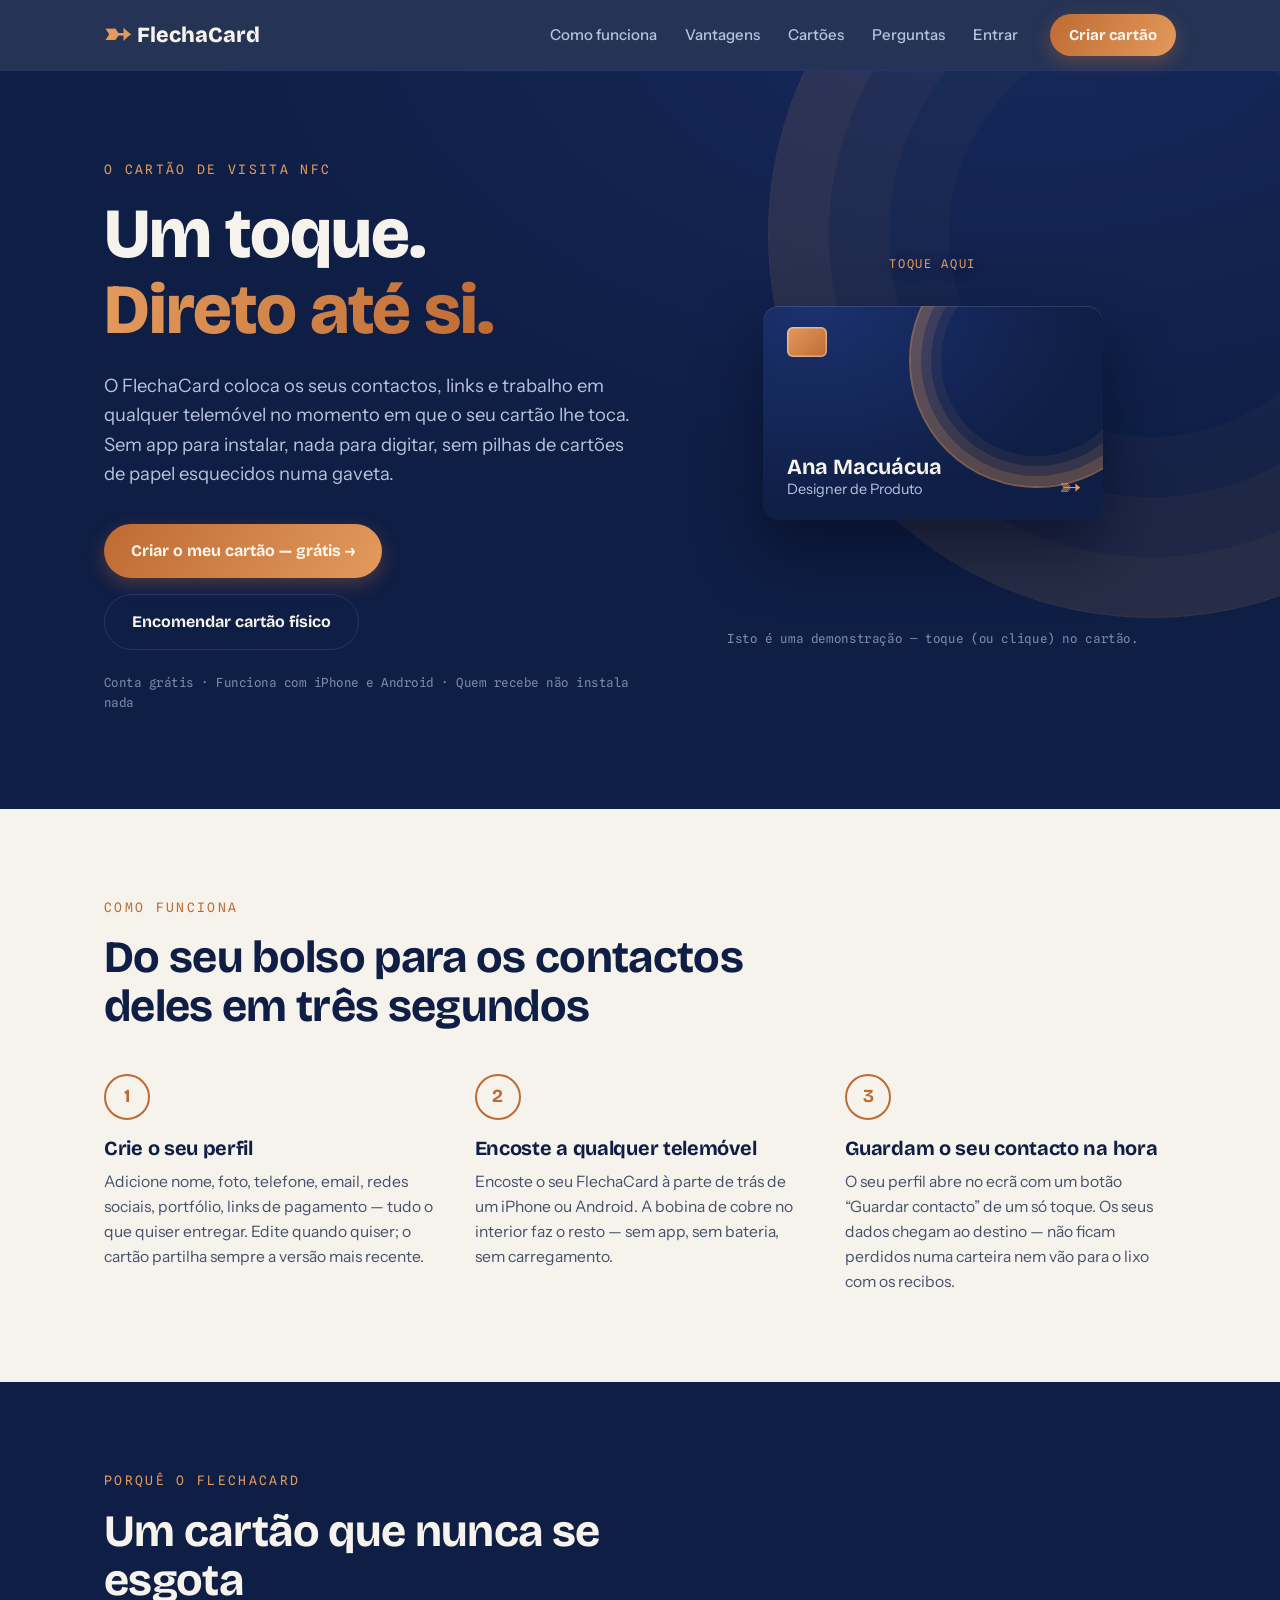
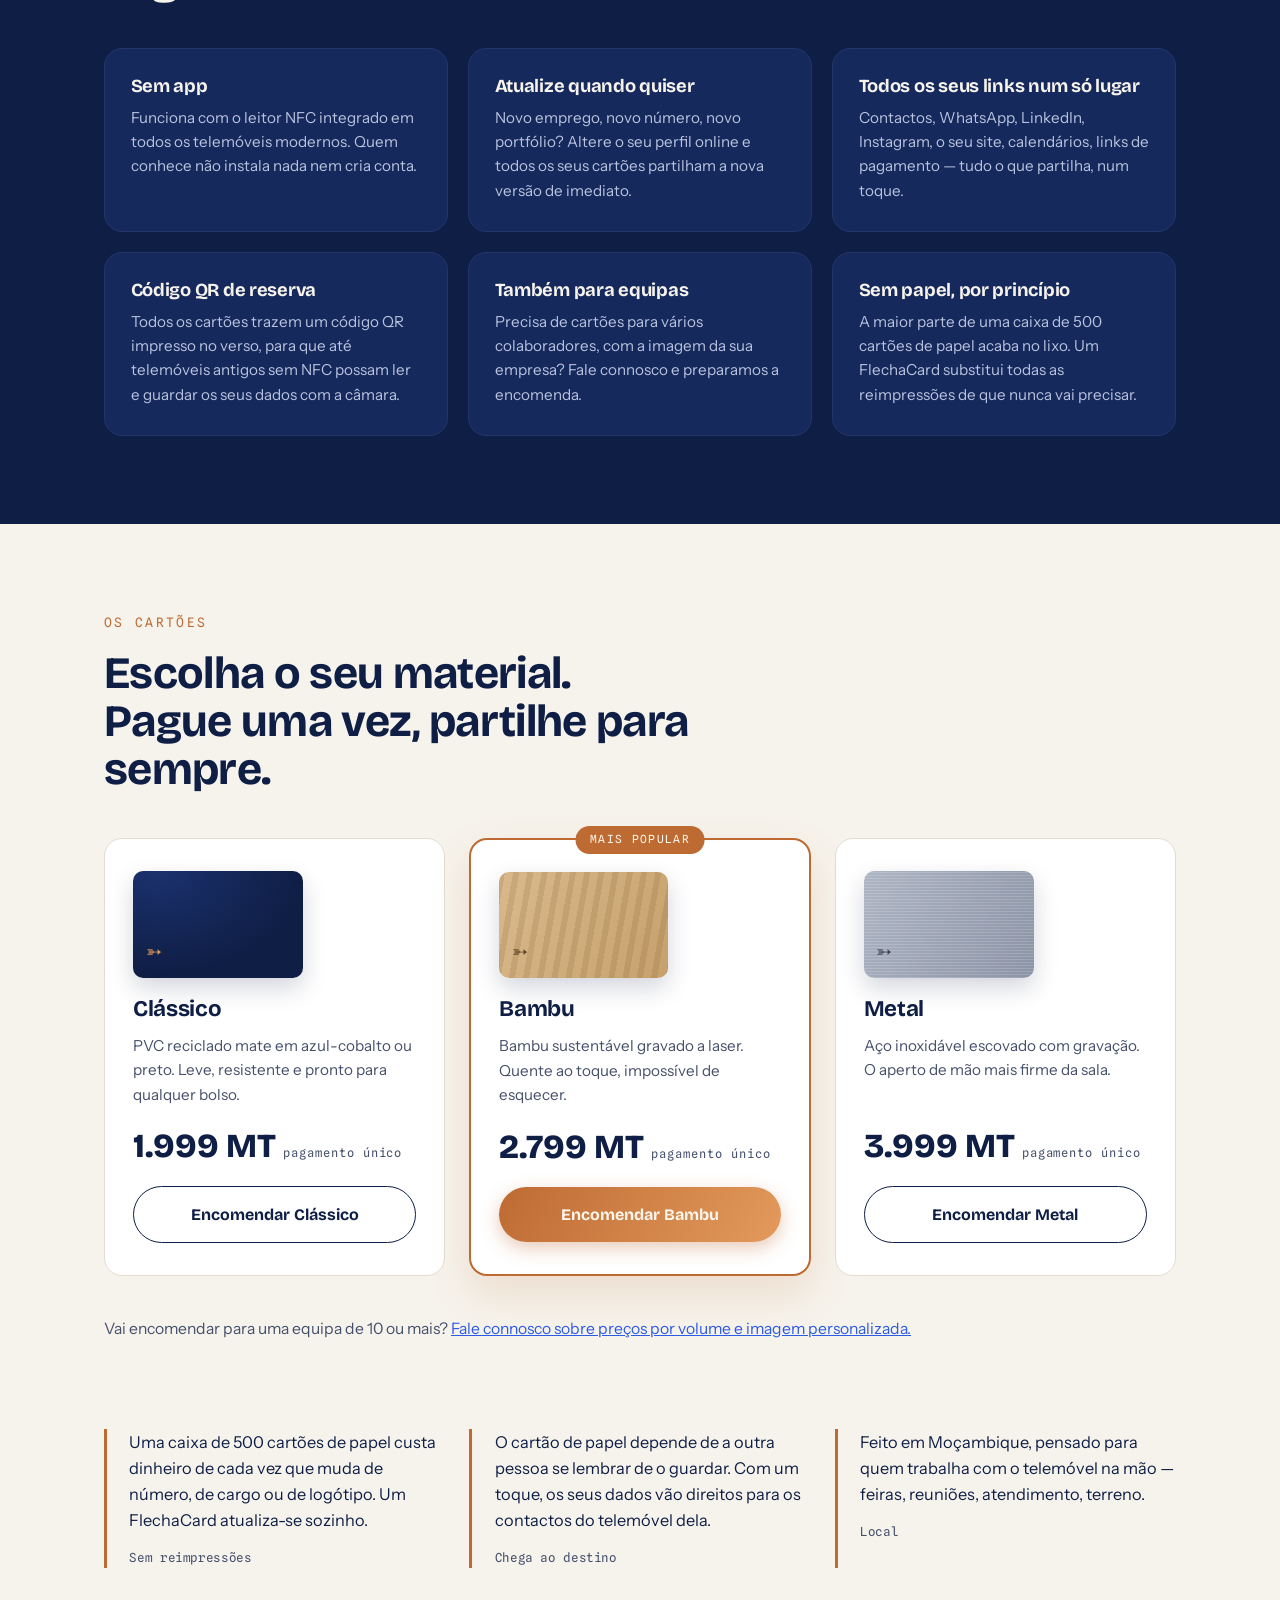
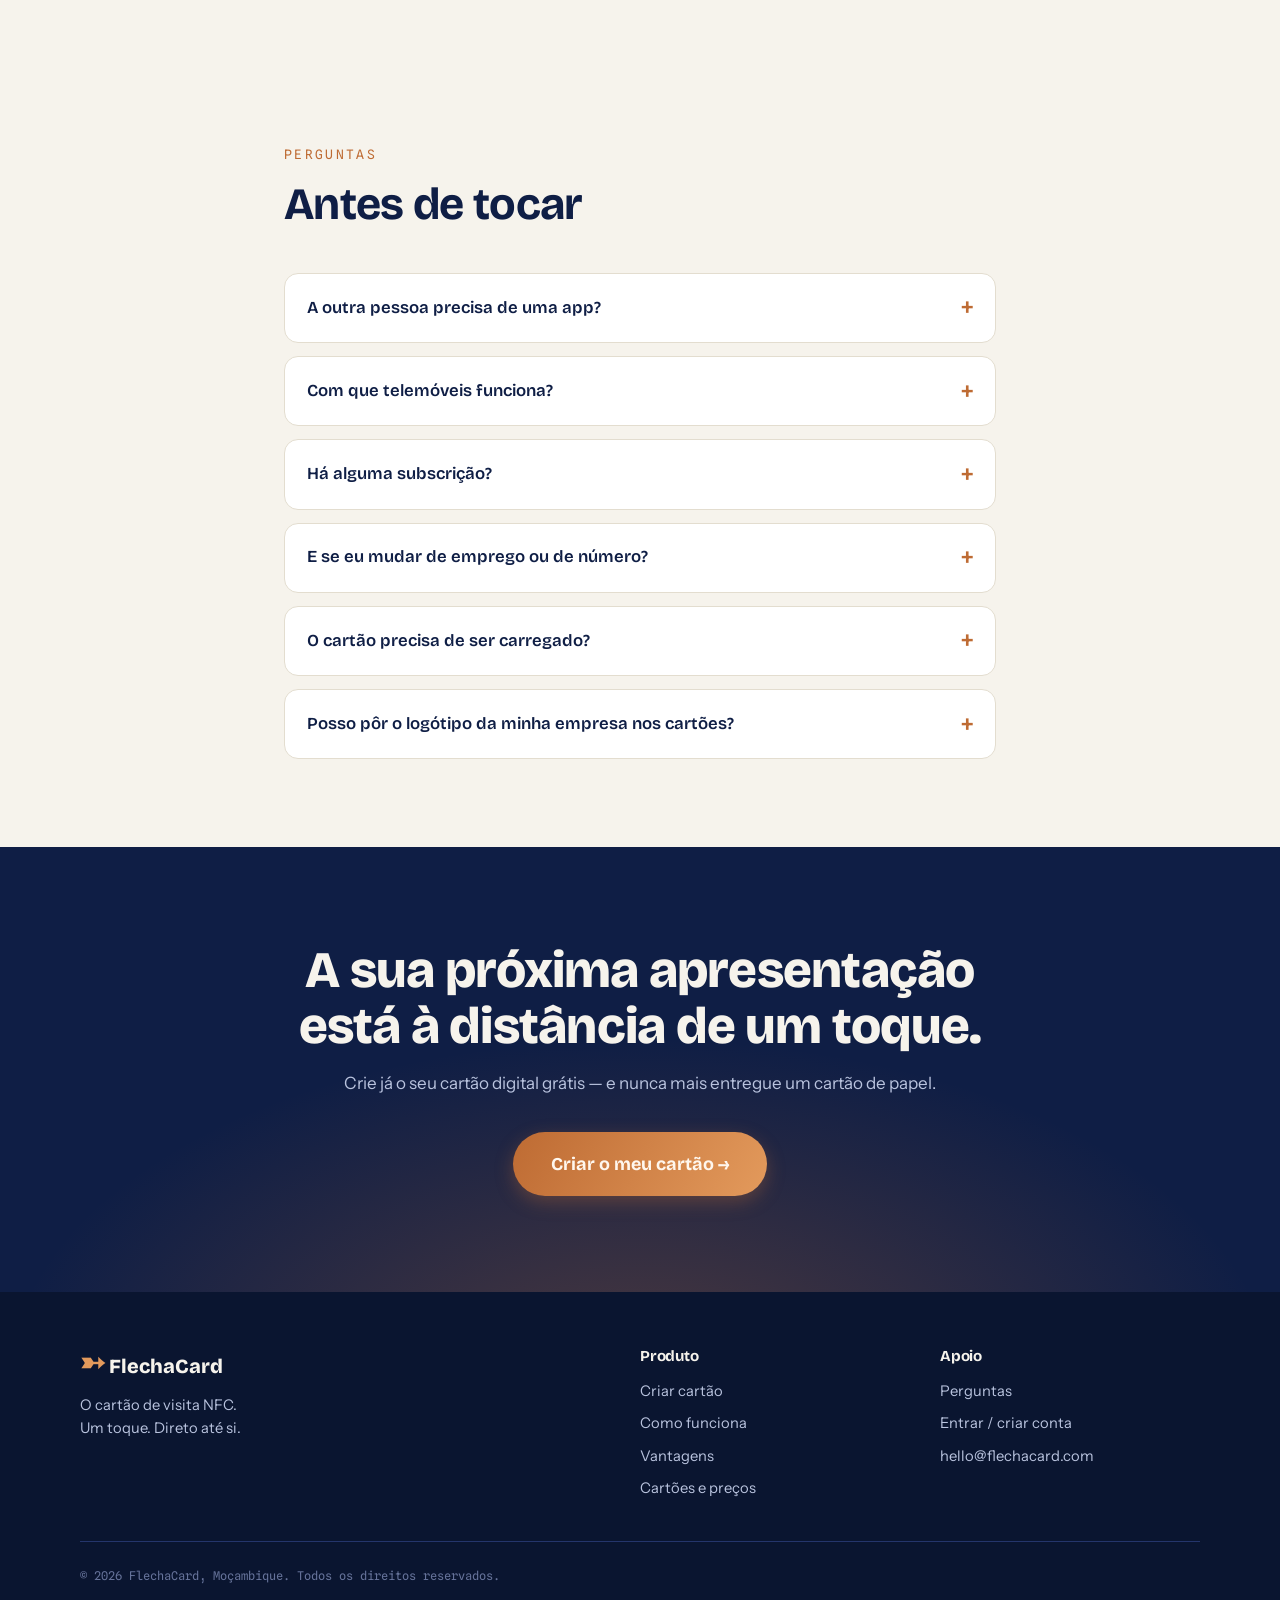
<file: index.html>
<!DOCTYPE html>
<html lang="pt">
<head>
  <meta charset="UTF-8">
  <meta name="viewport" content="width=device-width, initial-scale=1.0">
  <title>FlechaCard — Um toque. Direto até si.</title>
  <meta name="description" content="FlechaCard é o cartão de visita NFC que partilha os seus contactos, links e portfólio com um único toque. Sem app. Um cartão, atualizado para sempre.">
  <link rel="icon" href="data:image/svg+xml,<svg xmlns='http://www.w3.org/2000/svg' viewBox='0 0 100 100'><text y='0.9em' font-size='90'>➳</text></svg>">
  <link rel="preconnect" href="https://fonts.googleapis.com">
  <link rel="preconnect" href="https://fonts.gstatic.com" crossorigin>
  <link href="https://fonts.googleapis.com/css2?family=Bricolage+Grotesque:opsz,wght@12..96,400;12..96,600;12..96,700;12..96,800&family=Instrument+Sans:ital,wght@0,400;0,500;0,600;1,400&family=Spline+Sans+Mono:wght@400;500&display=swap" rel="stylesheet">
  <link rel="stylesheet" href="css/style.css">
  <script>document.documentElement.classList.add("js");</script>
</head>
<body>

  <!-- ======================= NAV ======================= -->
  <header class="nav" id="top">
    <div class="nav__inner">
      <a class="nav__logo" href="#top" aria-label="FlechaCard — início">
        <span class="nav__glyph" aria-hidden="true">➳</span>FlechaCard
      </a>
      <nav class="nav__links" aria-label="Principal">
        <a href="#how">Como funciona</a>
        <a href="#features">Vantagens</a>
        <a href="#cards">Cartões</a>
        <a href="#faq">Perguntas</a>
        <a href="entrar.html" id="nav-account">Entrar</a>
      </nav>
      <a class="btn btn--copper btn--small" href="create.html">Criar cartão</a>
      <button class="nav__burger" aria-label="Abrir menu" aria-expanded="false" aria-controls="mobile-menu">
        <span></span><span></span>
      </button>
    </div>
    <div class="nav__mobile" id="mobile-menu" hidden>
      <a href="#how">Como funciona</a>
      <a href="#features">Vantagens</a>
      <a href="#cards">Cartões</a>
      <a href="#faq">Perguntas</a>
      <a href="entrar.html" id="nav-account-mobile">Entrar</a>
      <a class="btn btn--copper" href="create.html">Criar cartão</a>
    </div>
  </header>

  <main>
    <!-- ======================= HERO ======================= -->
    <section class="hero">
      <div class="hero__coil" aria-hidden="true"></div>
      <div class="hero__inner">
        <div class="hero__copy">
          <p class="eyebrow eyebrow--light">O cartão de visita NFC</p>
          <h1 class="hero__title">
            Um toque.<br>
            <span class="hero__title-accent">Direto até si.</span>
          </h1>
          <p class="hero__lead">
            O FlechaCard coloca os seus contactos, links e trabalho em qualquer
            telemóvel no momento em que o seu cartão lhe toca. Sem app para
            instalar, nada para digitar, sem pilhas de cartões de papel
            esquecidos numa gaveta.
          </p>
          <div class="hero__actions">
            <a class="btn btn--copper" href="create.html">Criar o meu cartão — grátis <span aria-hidden="true">→</span></a>
            <a class="btn btn--ghost" href="#cards">Encomendar cartão físico</a>
          </div>
          <p class="hero__note">Conta grátis · Funciona com iPhone e Android · Quem recebe não instala nada</p>
        </div>

        <!-- Demonstração interativa: cartão que inclina + telemóvel que aparece ao toque -->
        <div class="hero__demo" id="demo">
          <div class="demo__stage">
            <button class="card3d" id="demo-card" aria-label="Toque no cartão para ver o perfil partilhado">
              <span class="card3d__coil" aria-hidden="true"></span>
              <span class="card3d__chip" aria-hidden="true"></span>
              <span class="card3d__brand" aria-hidden="true">➳</span>
              <span class="card3d__name">Ana Macuácua</span>
              <span class="card3d__role">Designer de Produto</span>
            </button>
            <span class="demo__hint" aria-hidden="true">Toque aqui</span>
            <div class="phone" id="demo-phone" aria-live="polite" hidden>
              <div class="phone__notch" aria-hidden="true"></div>
              <div class="phone__screen">
                <div class="phone__avatar" aria-hidden="true">AM</div>
                <p class="phone__name">Ana Macuácua</p>
                <p class="phone__role">Designer de Produto · Maputo</p>
                <div class="phone__actions">
                  <span class="phone__pill">Guardar contacto</span>
                  <span class="phone__pill phone__pill--soft">Portfólio</span>
                  <span class="phone__pill phone__pill--soft">LinkedIn</span>
                  <span class="phone__pill phone__pill--soft">WhatsApp</span>
                </div>
                <p class="phone__foot">Partilhado via FlechaCard — sem app instalada</p>
              </div>
            </div>
          </div>
          <p class="demo__caption" id="demo-caption">Isto é uma demonstração — toque (ou clique) no cartão.</p>
        </div>
      </div>
    </section>

    <!-- ======================= COMO FUNCIONA ======================= -->
    <section class="section" id="how">
      <div class="section__inner">
        <p class="eyebrow">Como funciona</p>
        <h2 class="section__title">Do seu bolso para os contactos deles em três segundos</h2>
        <ol class="steps">
          <li class="step reveal">
            <span class="step__num" aria-hidden="true">1</span>
            <h3>Crie o seu perfil</h3>
            <p>Adicione nome, foto, telefone, email, redes sociais, portfólio,
               links de pagamento — tudo o que quiser entregar. Edite quando
               quiser; o cartão partilha sempre a versão mais recente.</p>
          </li>
          <li class="step reveal">
            <span class="step__num" aria-hidden="true">2</span>
            <h3>Encoste a qualquer telemóvel</h3>
            <p>Encoste o seu FlechaCard à parte de trás de um iPhone ou
               Android. A bobina de cobre no interior faz o resto — sem app,
               sem bateria, sem carregamento.</p>
          </li>
          <li class="step reveal">
            <span class="step__num" aria-hidden="true">3</span>
            <h3>Guardam o seu contacto na hora</h3>
            <p>O seu perfil abre no ecrã com um botão “Guardar contacto” de um
               só toque. Os seus dados chegam ao destino — não ficam perdidos
               numa carteira nem vão para o lixo com os recibos.</p>
          </li>
        </ol>
      </div>
    </section>

    <!-- ======================= VANTAGENS ======================= -->
    <section class="section section--ink" id="features">
      <div class="section__inner">
        <p class="eyebrow eyebrow--light">Porquê o FlechaCard</p>
        <h2 class="section__title">Um cartão que nunca se esgota</h2>
        <div class="features">
          <article class="feature reveal">
            <h3>Sem app</h3>
            <p>Funciona com o leitor NFC integrado em todos os telemóveis
               modernos. Quem conhece não instala nada nem cria conta.</p>
          </article>
          <article class="feature reveal">
            <h3>Atualize quando quiser</h3>
            <p>Novo emprego, novo número, novo portfólio? Altere o seu perfil
               online e todos os seus cartões partilham a nova versão de
               imediato.</p>
          </article>
          <article class="feature reveal">
            <h3>Todos os seus links num só lugar</h3>
            <p>Contactos, WhatsApp, LinkedIn, Instagram, o seu site,
               calendários, links de pagamento — tudo o que partilha, num
               toque.</p>
          </article>
          <article class="feature reveal">
            <h3>Código QR de reserva</h3>
            <p>Todos os cartões trazem um código QR impresso no verso, para
               que até telemóveis antigos sem NFC possam ler e guardar os seus
               dados com a câmara.</p>
          </article>
          <article class="feature reveal">
            <h3>Também para equipas</h3>
            <p>Precisa de cartões para vários colaboradores, com a imagem da
               sua empresa? Fale connosco e preparamos a encomenda.</p>
          </article>
          <article class="feature reveal">
            <h3>Sem papel, por princípio</h3>
            <p>A maior parte de uma caixa de 500 cartões de papel acaba no
               lixo. Um FlechaCard substitui todas as reimpressões de que
               nunca vai precisar.</p>
          </article>
        </div>
      </div>
    </section>

    <!-- ======================= CARTÕES E PREÇOS ======================= -->
    <section class="section" id="cards">
      <div class="section__inner">
        <p class="eyebrow">Os cartões</p>
        <h2 class="section__title">Escolha o seu material.<br>Pague uma vez, partilhe para sempre.</h2>
        <div class="pricing">
          <article class="price-card reveal">
            <div class="mini-card mini-card--classic" aria-hidden="true"><span>➳</span></div>
            <h3>Clássico</h3>
            <p class="price-card__desc">PVC reciclado mate em azul-cobalto ou
               preto. Leve, resistente e pronto para qualquer bolso.</p>
            <p class="price-card__price">1.999 MT <span>pagamento único</span></p>
            <a class="btn btn--outline" href="encomendar.html?produto=classico">Encomendar Clássico</a>
          </article>
          <article class="price-card price-card--featured reveal">
            <p class="price-card__badge">Mais popular</p>
            <div class="mini-card mini-card--wood" aria-hidden="true"><span>➳</span></div>
            <h3>Bambu</h3>
            <p class="price-card__desc">Bambu sustentável gravado a laser.
               Quente ao toque, impossível de esquecer.</p>
            <p class="price-card__price">2.799 MT <span>pagamento único</span></p>
            <a class="btn btn--copper" href="encomendar.html?produto=bambu">Encomendar Bambu</a>
          </article>
          <article class="price-card reveal">
            <div class="mini-card mini-card--metal" aria-hidden="true"><span>➳</span></div>
            <h3>Metal</h3>
            <p class="price-card__desc">Aço inoxidável escovado com gravação.
               O aperto de mão mais firme da sala.</p>
            <p class="price-card__price">3.999 MT <span>pagamento único</span></p>
            <a class="btn btn--outline" href="encomendar.html?produto=metal">Encomendar Metal</a>
          </article>
        </div>
        <p class="pricing__teams">Vai encomendar para uma equipa de 10 ou mais?
          <a href="mailto:hello@flechacard.com?subject=Encomenda%20FlechaCard%20para%20equipa">Fale connosco sobre preços por volume e imagem personalizada.</a></p>
      </div>
    </section>

    <!-- ======================= PORQUÊ AGORA ======================= -->
    <section class="section section--quiet">
      <div class="section__inner">
        <div class="quotes">
          <blockquote class="quote reveal">
            <p>Uma caixa de 500 cartões de papel custa dinheiro de cada vez
               que muda de número, de cargo ou de logótipo. Um FlechaCard
               atualiza-se sozinho.</p>
            <footer>Sem reimpressões</footer>
          </blockquote>
          <blockquote class="quote reveal">
            <p>O cartão de papel depende de a outra pessoa se lembrar de o
               guardar. Com um toque, os seus dados vão direitos para os
               contactos do telemóvel dela.</p>
            <footer>Chega ao destino</footer>
          </blockquote>
          <blockquote class="quote reveal">
            <p>Feito em Moçambique, pensado para quem trabalha com o
               telemóvel na mão — feiras, reuniões, atendimento, terreno.</p>
            <footer>Local</footer>
          </blockquote>
        </div>
      </div>
    </section>

    <!-- ======================= PERGUNTAS ======================= -->
    <section class="section" id="faq">
      <div class="section__inner section__inner--narrow">
        <p class="eyebrow">Perguntas</p>
        <h2 class="section__title">Antes de tocar</h2>
        <div class="faq">
          <details class="faq__item">
            <summary>A outra pessoa precisa de uma app?</summary>
            <p>Não. O seu perfil abre no navegador do telemóvel dela no
               momento do toque. Pode guardar o seu contacto com um só toque —
               sem instalar nada de nenhum dos lados.</p>
          </details>
          <details class="faq__item">
            <summary>Com que telemóveis funciona?</summary>
            <p>Qualquer iPhone desde o iPhone 7 e praticamente todos os
               Android da última década leem NFC de fábrica. Para aparelhos
               mais antigos, o código QR impresso no verso do cartão faz o
               mesmo trabalho com a câmara.</p>
          </details>
          <details class="faq__item">
            <summary>Há alguma subscrição?</summary>
            <p>Não. Paga o cartão uma vez e o perfil digital está incluído,
               com edições gratuitas para sempre. Não há nada para renovar.</p>
          </details>
          <details class="faq__item">
            <summary>E se eu mudar de emprego ou de número?</summary>
            <p>Entra, edita o perfil, pronto. O cartão no seu bolso passa a
               partilhar a nova versão — é uma chave para o seu perfil, não
               uma cópia dele.</p>
          </details>
          <details class="faq__item">
            <summary>O cartão precisa de ser carregado?</summary>
            <p>Nunca. A bobina de cobre no interior é alimentada pelo
               telemóvel que toca, por isso o cartão não tem bateria nem nada
               que se gaste.</p>
          </details>
          <details class="faq__item">
            <summary>Posso pôr o logótipo da minha empresa nos cartões?</summary>
            <p>Sim — todos os cartões podem ser impressos ou gravados com o
               seu próprio design, e as encomendas para equipas incluem imagem
               coerente em todos os perfis.</p>
          </details>
        </div>
      </div>
    </section>

    <!-- ======================= CTA FINAL ======================= -->
    <section class="cta-band" id="order">
      <div class="cta-band__inner">
        <h2>A sua próxima apresentação<br>está à distância de um toque.</h2>
        <p>Crie já o seu cartão digital grátis — e nunca mais entregue um cartão de papel.</p>
        <a class="btn btn--copper btn--big" href="create.html">Criar o meu cartão <span aria-hidden="true">→</span></a>
      </div>
    </section>
  </main>

  <!-- ======================= RODAPÉ ======================= -->
  <footer class="footer">
    <div class="footer__inner">
      <div class="footer__brand">
        <span class="nav__glyph" aria-hidden="true">➳</span> FlechaCard
        <p>O cartão de visita NFC.<br>Um toque. Direto até si.</p>
      </div>
      <nav class="footer__col" aria-label="Produto">
        <h3>Produto</h3>
        <a href="create.html">Criar cartão</a>
        <a href="#how">Como funciona</a>
        <a href="#features">Vantagens</a>
        <a href="#cards">Cartões e preços</a>
      </nav>
      <nav class="footer__col" aria-label="Apoio">
        <h3>Apoio</h3>
        <a href="#faq">Perguntas</a>
        <a href="entrar.html">Entrar / criar conta</a>
        <a href="mailto:hello@flechacard.com">hello@flechacard.com</a>
      </nav>
    </div>
    <p class="footer__legal">© <span id="year">2026</span> FlechaCard, Moçambique. Todos os direitos reservados.</p>
  </footer>

  <script src="js/config.js"></script>
  <script src="js/auth.js"></script>
  <script>
    (function () {
      if (!window.FlechaAuth || !FlechaAuth.enabled) return;
      // Chegou aqui a partir do email de confirmação ou de recuperação?
      var ev = FlechaAuth.hashEvent;
      if (ev) {
        if (ev.session) {
          location.replace(ev.type === "recovery" ? "entrar.html?recuperar=1" : "painel.html");
          return;
        }
        if (ev.error) {
          location.replace("entrar.html?erro=" + encodeURIComponent(ev.error));
          return;
        }
      }
      if (!FlechaAuth.isLoggedIn()) return;
      ["nav-account", "nav-account-mobile"].forEach(function (id) {
        var el = document.getElementById(id);
        if (el) { el.textContent = "Os meus cartões"; el.href = "painel.html"; }
      });
    })();
  </script>
  <script src="js/main.js"></script>
</body>
</html>
</file>
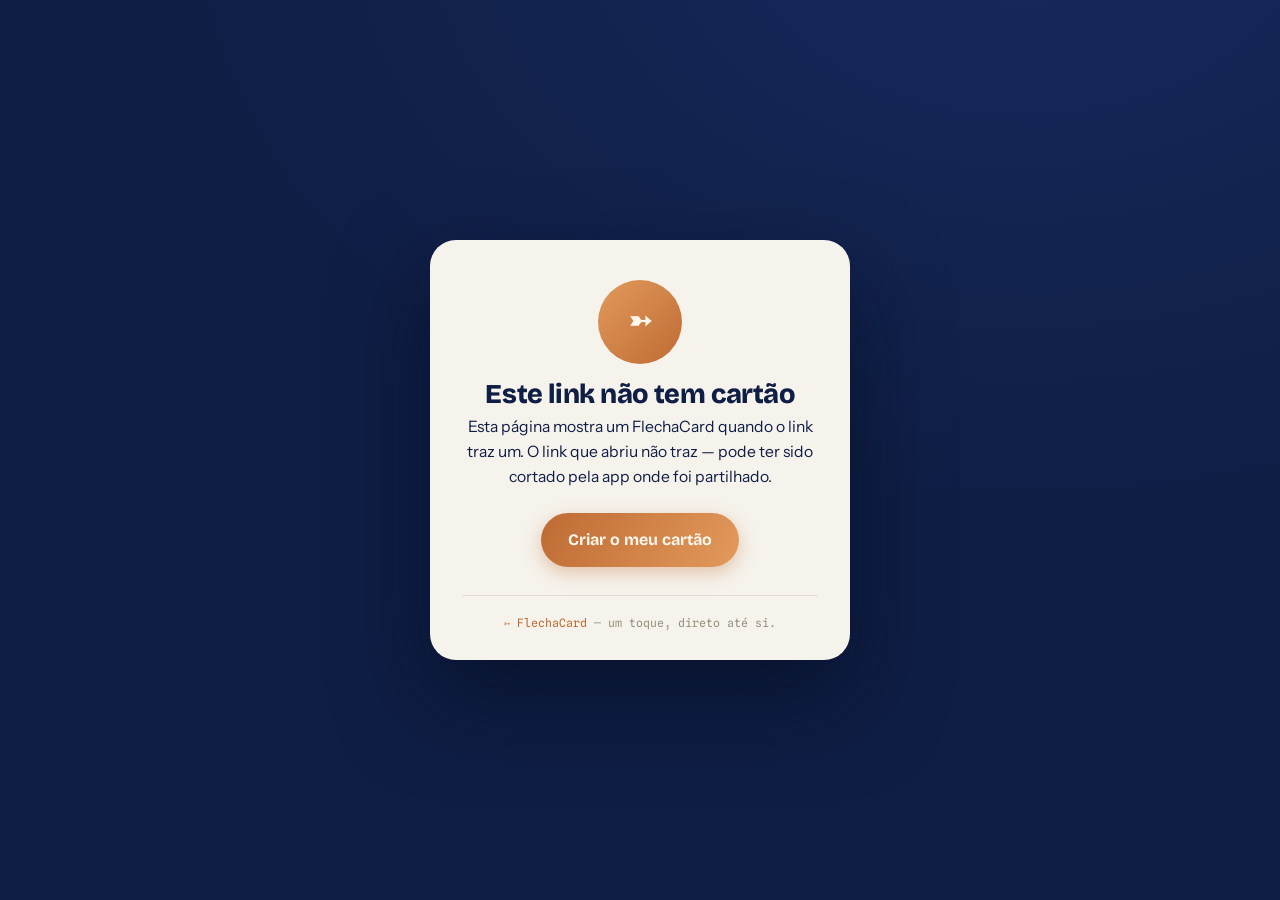
<file: card.html>
<!DOCTYPE html>
<html lang="pt">
<head>
  <meta charset="UTF-8">
  <meta name="viewport" content="width=device-width, initial-scale=1.0">
  <title>Cartão digital — FlechaCard</title>
  <meta name="description" content="Um cartão de visita digital FlechaCard.">
  <meta name="robots" content="noindex">
  <link rel="icon" href="data:image/svg+xml,<svg xmlns='http://www.w3.org/2000/svg' viewBox='0 0 100 100'><text y='0.9em' font-size='90'>➳</text></svg>">
  <link rel="preconnect" href="https://fonts.googleapis.com">
  <link rel="preconnect" href="https://fonts.gstatic.com" crossorigin>
  <link href="https://fonts.googleapis.com/css2?family=Bricolage+Grotesque:opsz,wght@12..96,400;12..96,600;12..96,700;12..96,800&family=Instrument+Sans:ital,wght@0,400;0,500;0,600;1,400&family=Spline+Sans+Mono:wght@400;500&display=swap" rel="stylesheet">
  <link rel="stylesheet" href="css/style.css">
  <script>document.documentElement.classList.add("js");</script>
</head>
<body class="app-page app-page--card">

  <main class="cardview">
    <!-- mostrado quando o link traz um perfil válido -->
    <article class="profile" id="profile" hidden>
      <div class="profile__head">
        <div class="profile__avatar" id="p-avatar" aria-hidden="true"></div>
        <h1 class="profile__name" id="p-name"></h1>
        <p class="profile__role" id="p-role"></p>
        <p class="profile__bio" id="p-bio"></p>
      </div>
      <div class="profile__actions">
        <button class="btn btn--copper profile__save" id="save-contact" type="button">Guardar contacto</button>
        <div class="profile__links" id="p-links"></div>
      </div>
      <p class="profile__foot">
        Partilhado via <a href="index.html"><span aria-hidden="true">➳</span> FlechaCard</a>
        · <a id="p-edit" href="create.html">Editar este cartão</a>
      </p>
    </article>

    <!-- mostrado quando o link não traz dados de perfil -->
    <article class="profile profile--empty" id="empty" hidden>
      <div class="profile__head">
        <div class="profile__avatar" aria-hidden="true">➳</div>
        <h1 class="profile__name">Este link não tem cartão</h1>
        <p class="profile__bio">Esta página mostra um FlechaCard quando o link
           traz um. O link que abriu não traz — pode ter sido cortado pela app
           onde foi partilhado.</p>
      </div>
      <div class="profile__actions">
        <a class="btn btn--copper" href="create.html">Criar o meu cartão</a>
      </div>
      <p class="profile__foot"><a href="index.html"><span aria-hidden="true">➳</span> FlechaCard</a> — um toque, direto até si.</p>
    </article>
  </main>

  <script src="js/config.js"></script>
  <script src="js/auth.js"></script>
  <script src="js/app.js"></script>
</body>
</html>
</file>
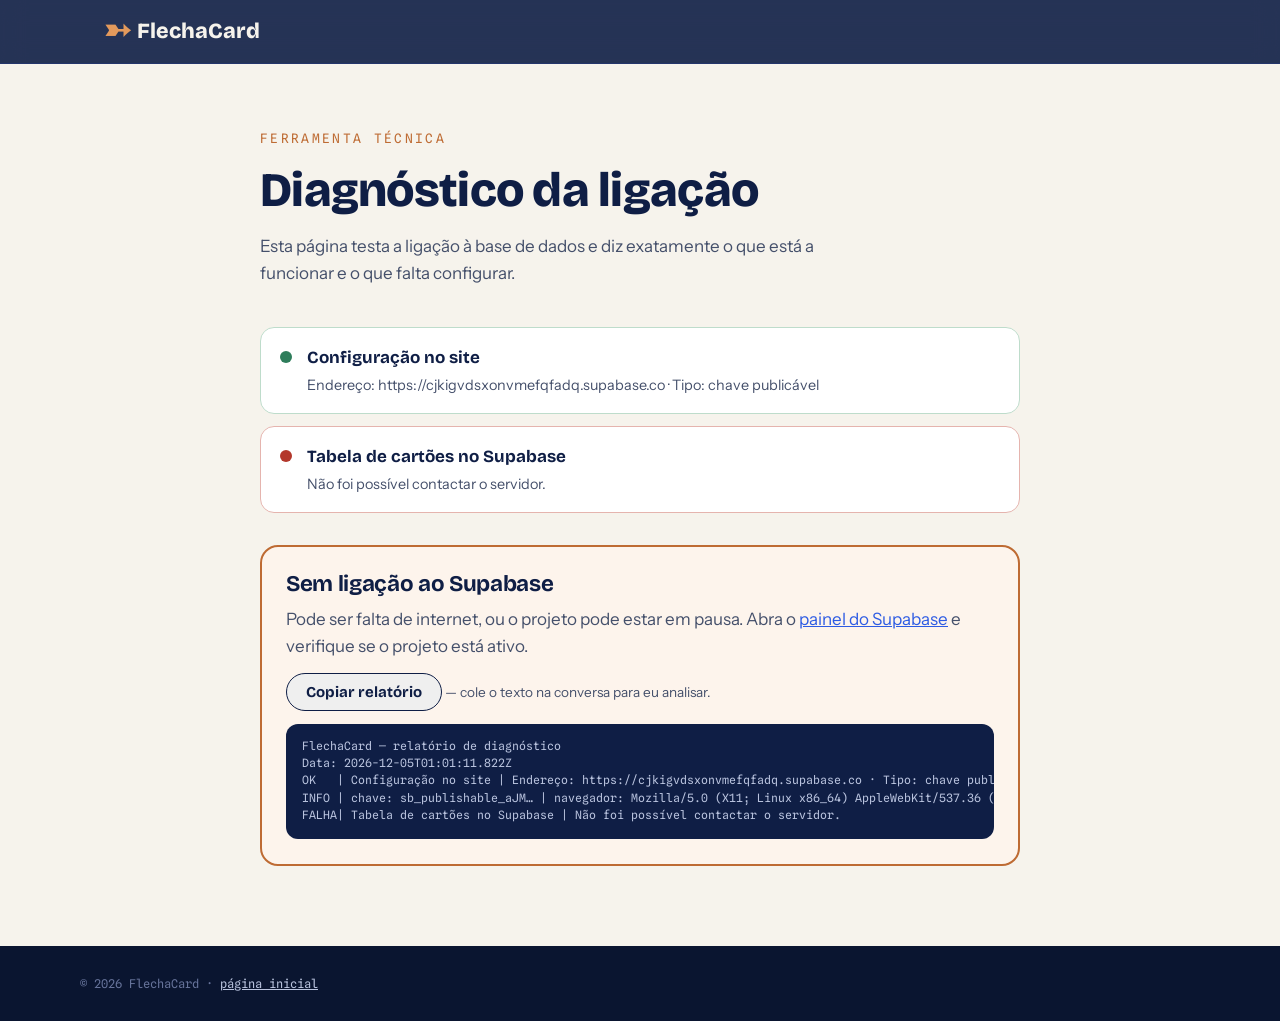
<file: diagnostico.html>
<!DOCTYPE html>
<html lang="pt">
<head>
  <meta charset="UTF-8">
  <meta name="viewport" content="width=device-width, initial-scale=1.0">
  <title>Diagnóstico — FlechaCard</title>
  <meta name="robots" content="noindex">
  <link rel="icon" href="data:image/svg+xml,<svg xmlns='http://www.w3.org/2000/svg' viewBox='0 0 100 100'><text y='0.9em' font-size='90'>➳</text></svg>">
  <link rel="preconnect" href="https://fonts.googleapis.com">
  <link rel="preconnect" href="https://fonts.gstatic.com" crossorigin>
  <link href="https://fonts.googleapis.com/css2?family=Bricolage+Grotesque:opsz,wght@12..96,400;12..96,600;12..96,700;12..96,800&family=Instrument+Sans:ital,wght@0,400;0,500;0,600;1,400&family=Spline+Sans+Mono:wght@400;500&display=swap" rel="stylesheet">
  <link rel="stylesheet" href="css/style.css">
  <script>document.documentElement.classList.add("js");</script>
</head>
<body class="app-page">

  <header class="nav">
    <div class="nav__inner">
      <a class="nav__logo" href="index.html" aria-label="FlechaCard — início">
        <span class="nav__glyph" aria-hidden="true">➳</span>FlechaCard
      </a>
    </div>
  </header>

  <main class="app">
    <div class="app__inner">
      <p class="eyebrow">Ferramenta técnica</p>
      <h1 class="app__title">Diagnóstico da ligação</h1>
      <p class="app__lead">Esta página testa a ligação à base de dados e diz
         exatamente o que está a funcionar e o que falta configurar.</p>

      <ol class="checks" id="checks"></ol>

      <div class="verdict" id="verdict" hidden></div>
    </div>
  </main>

  <footer class="footer footer--slim">
    <p class="footer__legal">© <span id="year">2026</span> FlechaCard · <a href="index.html">página inicial</a></p>
  </footer>

  <script src="js/config.js"></script>
  <script>
  (function () {
    "use strict";
    var CFG = window.FLECHA_CONFIG || {};
    var list = document.getElementById("checks");
    var verdict = document.getElementById("verdict");
    var report = ["FlechaCard — relatório de diagnóstico", "Data: " + new Date().toISOString()];
    document.getElementById("year").textContent = String(new Date().getFullYear());

    function add(label) {
      var li = document.createElement("li");
      li.className = "check check--running";
      li.innerHTML = '<span class="check__dot"></span><div><strong>' + label +
        '</strong><p class="check__detail">a testar…</p></div>';
      list.appendChild(li);
      return {
        pass: function (msg) {
          li.className = "check check--pass";
          li.querySelector(".check__detail").textContent = msg;
          report.push("OK   | " + label + " | " + msg);
        },
        fail: function (msg) {
          li.className = "check check--fail";
          li.querySelector(".check__detail").textContent = msg;
          report.push("FALHA| " + label + " | " + msg);
        }
      };
    }

    function finish(ok, html) {
      verdict.className = "verdict " + (ok ? "verdict--ok" : "verdict--bad");
      verdict.innerHTML = html +
        '<p><button class="btn btn--outline btn--small" type="button" id="copy-report">Copiar relatório</button>' +
        '<span class="verdict__note"> — cole o texto na conversa para eu analisar.</span></p>' +
        '<pre class="report" id="report-text"></pre>';
      var text = report.join("\n");
      document.getElementById("report-text").textContent = text;
      document.getElementById("copy-report").addEventListener("click", function () {
        var btn = this;
        var done = function () {
          btn.textContent = "Copiado!";
          setTimeout(function () { btn.textContent = "Copiar relatório"; }, 1800);
        };
        if (navigator.clipboard && navigator.clipboard.writeText) {
          navigator.clipboard.writeText(text).then(done, done);
        } else {
          var r = document.createRange();
          r.selectNode(document.getElementById("report-text"));
          window.getSelection().removeAllRanges();
          window.getSelection().addRange(r);
          document.execCommand("copy");
          done();
        }
      });
      verdict.hidden = false;
    }

    var c3ref = null;
    var base = (CFG.supabaseUrl || "").replace(/\/+$/, "");
    var key = CFG.supabaseAnonKey || "";
    var headers = { "apikey": key, "Content-Type": "application/json" };
    if (/^eyJ/.test(key)) headers.Authorization = "Bearer " + key;

    // 1. configuration present
    var c1 = add("Configuração no site");
    if (!base || !key) {
      c1.fail("Falta o endereço do projeto ou a chave em js/config.js. O site está a funcionar em modo de link longo.");
      finish(false, "<p>O site ainda não tem ligação configurada. Os cartões continuam a funcionar com links longos.</p>");
      return;
    }
    var kind = /^eyJ/.test(key) ? "chave antiga (JWT)" : "chave publicável";
    c1.pass("Endereço: " + base + " · Tipo: " + kind);
    report.push("INFO | chave: " + key.slice(0, 18) + "… | navegador: " + navigator.userAgent);

    // 2. table reachable
    var c2 = add("Tabela de cartões no Supabase");
    fetch(base + "/rest/v1/cards?select=slug&limit=1", { headers: headers })
      .then(function (r) {
        report.push("INFO | GET /cards -> HTTP " + r.status);
        if (r.status === 404) throw new Error("no_table");
        if (r.status === 401 || r.status === 403) throw new Error("auth_" + r.status);
        if (!r.ok) throw new Error("http_" + r.status);
        return r.json();
      })
      .then(function () {
        c2.pass("A tabela existe e está acessível.");
        // 3. create a test card
        var c3 = add("Criar um cartão de teste");
        c3ref = c3;
        return fetch(base + "/rest/v1/rpc/create_card", {
          method: "POST",
          headers: headers,
          body: JSON.stringify({ card_data: { n: "Teste de diagnóstico" } })
        }).then(function (r) {
          report.push("INFO | POST /rpc/create_card -> HTTP " + r.status);
          if (r.status === 404) throw new Error("no_function");
          if (!r.ok) throw new Error("http_" + r.status);
          return r.json();
        }).then(function (res) {
          c3.pass("Cartão criado com o código curto: " + res.slug);
          // 4. read it back
          var c4 = add("Ler o cartão de volta");
          return fetch(base + "/rest/v1/cards?slug=eq." + encodeURIComponent(res.slug) + "&select=data", { headers: headers })
            .then(function (r) { return r.json(); })
            .then(function (rows) {
              if (rows && rows[0] && rows[0].data && rows[0].data.n) {
                c4.pass("Leitura correta: “" + rows[0].data.n + "”.");
              } else {
                c4.fail("O cartão foi criado mas não foi possível lê-lo.");
                throw new Error("read_back");
              }
              // 5. edit key is private
              var c5 = add("Segurança: a chave de edição está protegida");
              return fetch(base + "/rest/v1/cards?slug=eq." + encodeURIComponent(res.slug) + "&select=edit_key", { headers: headers })
                .then(function (r) { return r.text(); })
                .then(function (body) {
                  if (/[0-9a-f]{8}-[0-9a-f]{4}/.test(body)) {
                    c5.fail("A chave de edição está visível publicamente. Volte a correr o script de configuração.");
                    throw new Error("key_exposed");
                  }
                  c5.pass("A chave de edição não é legível pelo público, como esperado.");
                  finish(true,
                    "<h2>Tudo a funcionar</h2><p>Os cartões novos vão usar links curtos e permanentes. " +
                    "Pode apagar o cartão de teste no painel do Supabase, em Table Editor → cards.</p>" +
                    '<p><a class="btn btn--copper" href="create.html">Criar o meu cartão</a></p>');
                });
            });
        });
      })
      .catch(function (err) {
        var m = err && err.message ? err.message : "";
        if (m === "no_function") {
          if (c3ref) c3ref.fail("A função create_card não existe na API (erro 404).");
          finish(false,
            "<h2>A tabela existe, mas faltam as funções</h2>" +
            "<p>O script foi corrido só em parte: a tabela foi criada, mas as " +
            "funções <code>create_card</code> e <code>update_card</code> não. " +
            "Corra o script outra vez, completo:</p><ol>" +
            '<li>Abra o <a href="https://supabase.com/dashboard/project/cjkigvdsxonvmefqfadq/sql/new" target="_blank" rel="noopener">SQL Editor do Supabase</a>.</li>' +
            "<li>Selecione tudo o que lá estiver e apague, antes de colar.</li>" +
            '<li>Cole o script <strong>inteiro</strong> e carregue em <strong>Run</strong>.</li>' +
            "<li>No fim deve aparecer uma tabela com duas linhas: " +
            "<code>create_card</code> e <code>update_card</code>.</li>" +
            "<li>Volte a abrir esta página.</li></ol>");
        } else if (m === "no_table") {
          c2.fail("A tabela não existe (erro 404).");
          finish(false,
            "<h2>Falta preparar a base de dados</h2>" +
            "<p>O passo em falta é correr o script de configuração:</p><ol>" +
            '<li>Abra o <a href="https://supabase.com/dashboard/project/cjkigvdsxonvmefqfadq/sql/new" target="_blank" rel="noopener">SQL Editor do Supabase</a>.</li>' +
            '<li>Cole o conteúdo de <code>supabase/setup.sql</code>.</li>' +
            "<li>Carregue em <strong>Run</strong> e volte a abrir esta página.</li></ol>");
        } else if (m.indexOf("auth_") === 0) {
          c2.fail("A chave foi recusada (erro " + m.slice(5) + ").");
          finish(false,
            "<h2>A chave de acesso foi recusada</h2>" +
            "<p>Confirme nas definições do Supabase que a chave usada é a " +
            "<strong>publicável / anon</strong> deste projeto.</p>");
        } else if (m === "key_exposed" || m === "read_back") {
          finish(false, "<h2>Configuração incompleta</h2><p>Veja o passo marcado a vermelho acima.</p>");
        } else if (m.indexOf("http_") === 0) {
          c2.fail("O servidor respondeu com o erro " + m.slice(5) + ".");
          finish(false, "<h2>Erro do servidor</h2><p>O Supabase respondeu com o código " + m.slice(5) + ".</p>");
        } else {
          c2.fail("Não foi possível contactar o servidor.");
          finish(false,
            "<h2>Sem ligação ao Supabase</h2>" +
            "<p>Pode ser falta de internet, ou o projeto pode estar em pausa. " +
            'Abra o <a href="https://supabase.com/dashboard/project/cjkigvdsxonvmefqfadq" target="_blank" rel="noopener">painel do Supabase</a> ' +
            "e verifique se o projeto está ativo.</p>");
        }
      });
  })();
  </script>
</body>
</html>
</file>
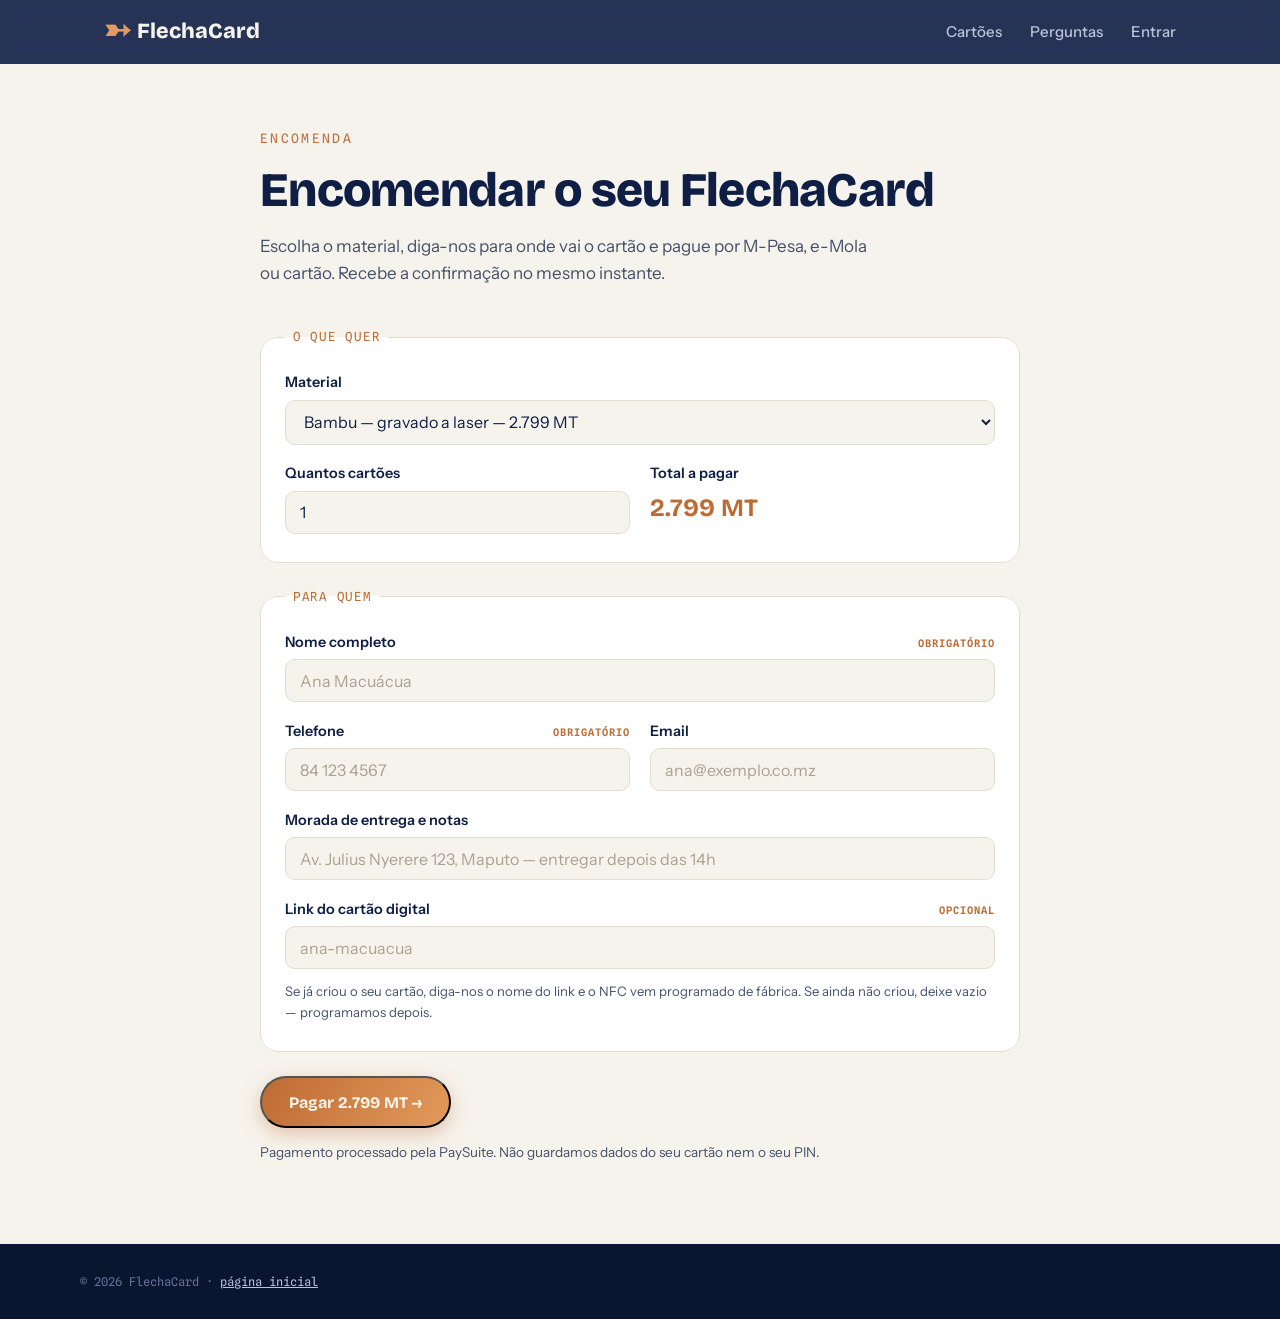
<file: encomendar.html>
<!DOCTYPE html>
<html lang="pt">
<head>
  <meta charset="UTF-8">
  <meta name="viewport" content="width=device-width, initial-scale=1.0">
  <title>Encomendar — FlechaCard</title>
  <meta name="description" content="Encomende o seu FlechaCard e pague por M-Pesa, e-Mola ou cartão.">
  <link rel="icon" href="data:image/svg+xml,<svg xmlns='http://www.w3.org/2000/svg' viewBox='0 0 100 100'><text y='0.9em' font-size='90'>➳</text></svg>">
  <link rel="preconnect" href="https://fonts.googleapis.com">
  <link rel="preconnect" href="https://fonts.gstatic.com" crossorigin>
  <link href="https://fonts.googleapis.com/css2?family=Bricolage+Grotesque:opsz,wght@12..96,400;12..96,600;12..96,700;12..96,800&family=Instrument+Sans:ital,wght@0,400;0,500;0,600;1,400&family=Spline+Sans+Mono:wght@400;500&display=swap" rel="stylesheet">
  <link rel="stylesheet" href="css/style.css">
  <script>document.documentElement.classList.add("js");</script>
</head>
<body class="app-page">

  <header class="nav">
    <div class="nav__inner">
      <a class="nav__logo" href="index.html" aria-label="FlechaCard — início">
        <span class="nav__glyph" aria-hidden="true">➳</span>FlechaCard
      </a>
      <nav class="nav__links" aria-label="Principal">
        <a href="index.html#cards">Cartões</a>
        <a href="index.html#faq">Perguntas</a>
        <a href="entrar.html" id="nav-account">Entrar</a>
      </nav>
    </div>
  </header>

  <main class="app">
    <div class="app__inner">
      <p class="eyebrow">Encomenda</p>
      <h1 class="app__title">Encomendar o seu FlechaCard</h1>
      <p class="app__lead">Escolha o material, diga-nos para onde vai o
         cartão e pague por M-Pesa, e-Mola ou cartão. Recebe a confirmação
         no mesmo instante.</p>

      <form class="form" id="order-form" novalidate>
        <fieldset class="form__group">
          <legend>O que quer</legend>
          <div class="field field--full">
            <label for="f-product">Material</label>
            <select id="f-product" name="produto" required>
              <option value="classico">Clássico — PVC reciclado — 1.999 MT</option>
              <option value="bambu" selected>Bambu — gravado a laser — 2.799 MT</option>
              <option value="metal">Metal — aço escovado — 3.999 MT</option>
            </select>
          </div>
          <div class="field">
            <label for="f-qty">Quantos cartões</label>
            <input id="f-qty" name="qty" type="number" min="1" max="500" value="1" inputmode="numeric">
          </div>
          <div class="field">
            <span class="field__label-text">Total a pagar</span>
            <p class="order-total" id="order-total">2.799 MT</p>
          </div>
        </fieldset>

        <fieldset class="form__group">
          <legend>Para quem</legend>
          <div class="field field--full">
            <label for="f-name">Nome completo <span class="field__req">obrigatório</span></label>
            <input id="f-name" name="nome" type="text" autocomplete="name" required placeholder="Ana Macuácua">
          </div>
          <div class="field">
            <label for="f-phone">Telefone <span class="field__req">obrigatório</span></label>
            <input id="f-phone" name="tel" type="tel" autocomplete="tel" required
                   inputmode="tel" placeholder="84 123 4567">
          </div>
          <div class="field">
            <label for="f-email">Email</label>
            <input id="f-email" name="email" type="email" autocomplete="email" placeholder="ana@exemplo.co.mz">
          </div>
          <div class="field field--full">
            <label for="f-notes">Morada de entrega e notas</label>
            <input id="f-notes" name="notas" type="text" maxlength="300"
                   placeholder="Av. Julius Nyerere 123, Maputo — entregar depois das 14h">
          </div>
          <div class="field field--full">
            <label for="f-slug">Link do cartão digital <span class="field__req">opcional</span></label>
            <input id="f-slug" name="slug" type="text" inputmode="url"
                   autocapitalize="none" autocorrect="off" spellcheck="false"
                   maxlength="40" placeholder="ana-macuacua">
            <p class="slug-hint">Se já criou o seu cartão, diga-nos o nome do
               link e o NFC vem programado de fábrica. Se ainda não criou,
               deixe vazio — programamos depois.</p>
          </div>
        </fieldset>

        <p class="form__error" id="form-error" hidden></p>

        <div class="form__actions">
          <button class="btn btn--copper" type="submit" id="pay-btn">
            Pagar <span id="pay-amount">2.799 MT</span> <span aria-hidden="true">→</span>
          </button>
        </div>
        <p class="form__foot">Pagamento processado pela PaySuite. Não guardamos
           dados do seu cartão nem o seu PIN.</p>
      </form>

      <section class="result" id="waiting" hidden aria-live="polite">
        <h2>A aguardar o seu pagamento</h2>
        <p class="result__hint" id="waiting-hint">
          Enviámos um pedido de pagamento para o seu telemóvel. Abra a
          notificação, confirme o valor e introduza o seu PIN. Esta página
          atualiza-se sozinha.
        </p>
        <p class="order-ref">Referência <strong id="waiting-ref"></strong></p>
      </section>
    </div>
  </main>

  <footer class="footer footer--slim">
    <p class="footer__legal">© <span id="year">2026</span> FlechaCard · <a href="index.html">página inicial</a></p>
  </footer>

  <script src="js/config.js"></script>
  <script src="js/auth.js"></script>
  <script src="js/order.js"></script>
</body>
</html>
</file>
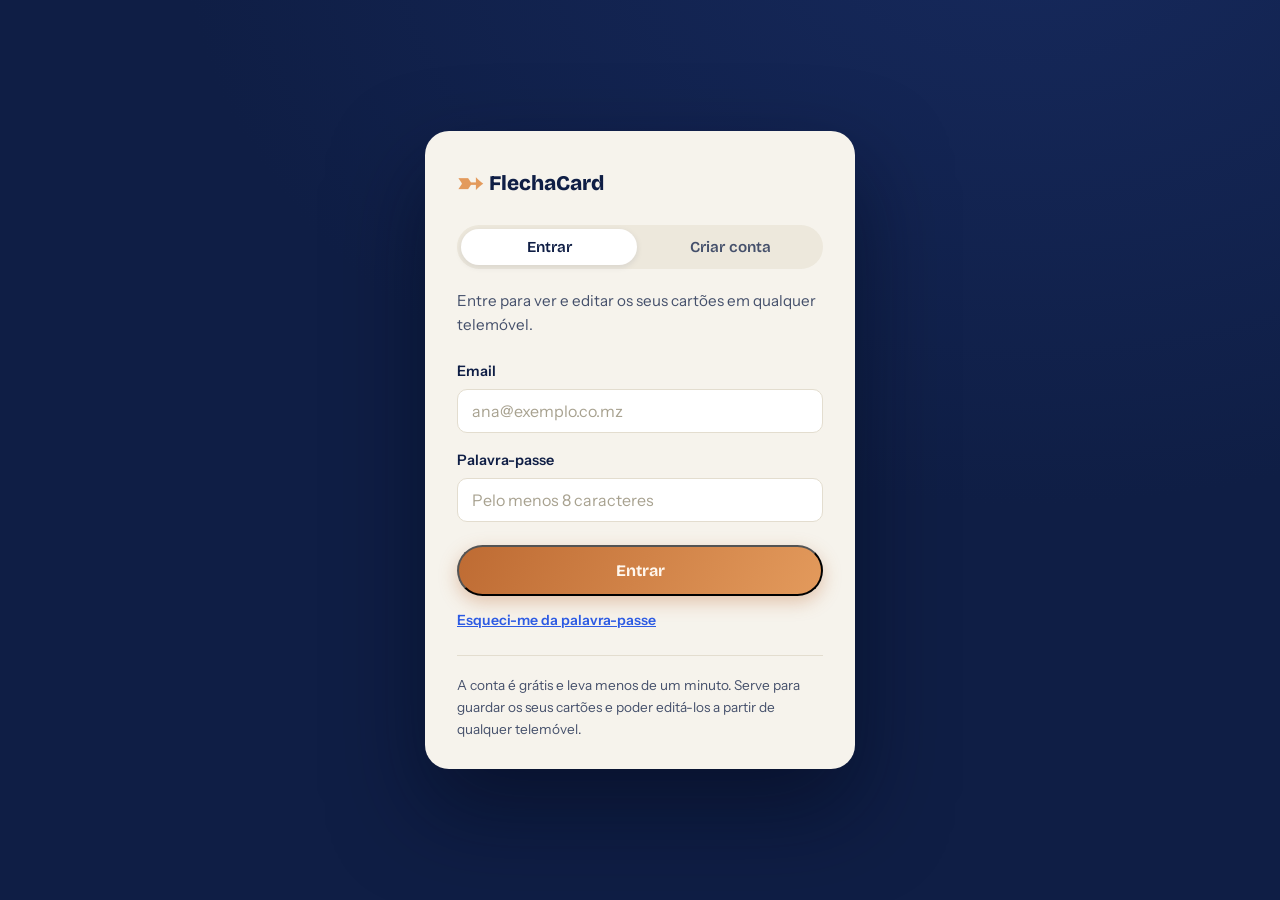
<file: entrar.html>
<!DOCTYPE html>
<html lang="pt">
<head>
  <meta charset="UTF-8">
  <meta name="viewport" content="width=device-width, initial-scale=1.0">
  <title>Entrar — FlechaCard</title>
  <meta name="description" content="Entre na sua conta FlechaCard para gerir os seus cartões digitais.">
  <link rel="icon" href="data:image/svg+xml,<svg xmlns='http://www.w3.org/2000/svg' viewBox='0 0 100 100'><text y='0.9em' font-size='90'>➳</text></svg>">
  <link rel="preconnect" href="https://fonts.googleapis.com">
  <link rel="preconnect" href="https://fonts.gstatic.com" crossorigin>
  <link href="https://fonts.googleapis.com/css2?family=Bricolage+Grotesque:opsz,wght@12..96,400;12..96,600;12..96,700;12..96,800&family=Instrument+Sans:ital,wght@0,400;0,500;0,600;1,400&family=Spline+Sans+Mono:wght@400;500&display=swap" rel="stylesheet">
  <link rel="stylesheet" href="css/style.css">
  <script>document.documentElement.classList.add("js");</script>
</head>
<body class="app-page app-page--auth">

  <main class="authview">
    <div class="authcard">
      <a class="authcard__logo" href="index.html">
        <span class="nav__glyph" aria-hidden="true">➳</span> FlechaCard
      </a>

      <div class="authtabs" role="tablist" aria-label="Entrar ou criar conta">
        <button class="authtab is-active" id="tab-login" role="tab" aria-selected="true" type="button">Entrar</button>
        <button class="authtab" id="tab-signup" role="tab" aria-selected="false" type="button">Criar conta</button>
      </div>

      <p class="authcard__lead" id="auth-lead">
        Entre para ver e editar os seus cartões em qualquer telemóvel.
      </p>

      <form id="auth-form" novalidate>
        <div class="field">
          <label for="a-email">Email</label>
          <input id="a-email" type="email" autocomplete="email" required placeholder="ana@exemplo.co.mz">
        </div>
        <div class="field">
          <label for="a-password">Palavra-passe</label>
          <input id="a-password" type="password" autocomplete="current-password" required placeholder="Pelo menos 8 caracteres">
        </div>

        <p class="form__error" id="auth-error" hidden></p>
        <p class="auth-note" id="auth-success" hidden></p>

        <button class="btn btn--copper authcard__submit" type="submit" id="auth-submit">Entrar</button>
      </form>

      <button class="linkish" type="button" id="forgot">Esqueci-me da palavra-passe</button>

      <p class="authcard__foot">
        A conta é grátis e leva menos de um minuto. Serve para guardar os
        seus cartões e poder editá-los a partir de qualquer telemóvel.
      </p>
    </div>
  </main>

  <script src="js/config.js"></script>
  <script src="js/auth.js"></script>
  <script>
  (function () {
    "use strict";
    var form = document.getElementById("auth-form");
    var emailEl = document.getElementById("a-email");
    var passEl = document.getElementById("a-password");
    var errorEl = document.getElementById("auth-error");
    var okEl = document.getElementById("auth-success");
    var submit = document.getElementById("auth-submit");
    var lead = document.getElementById("auth-lead");
    var tabLogin = document.getElementById("tab-login");
    var tabSignup = document.getElementById("tab-signup");
    var forgot = document.getElementById("forgot");
    var mode = "login";
    var query = new URLSearchParams(location.search);

    // Para onde ir depois de entrar. Só aceita páginas deste site, para
    // que o parâmetro não possa mandar ninguém para fora.
    function destination() {
      var back = query.get("voltar") || "";
      return /^[a-z0-9._-]+\.html(\?[^#]*)?$/i.test(back) ? back : "painel.html";
    }

    if (!window.FlechaAuth || !FlechaAuth.enabled) {
      errorEl.textContent = "As contas ainda não estão configuradas neste site.";
      errorEl.hidden = false;
      submit.disabled = true;
      return;
    }

    if (query.get("voltar")) {
      lead.textContent = "Entre na sua conta para criar e guardar o seu cartão.";
    }

    // Veio de um link de recuperação: definir uma palavra-passe nova.
    if (query.get("recuperar") === "1" && FlechaAuth.isLoggedIn()) {
      document.querySelector(".authtabs").hidden = true;
      document.getElementById("forgot").hidden = true;
      document.getElementById("a-email").closest(".field").hidden = true;
      lead.textContent = "Escolha uma palavra-passe nova para a sua conta.";
      passEl.placeholder = "Nova palavra-passe";
      passEl.autocomplete = "new-password";
      submit.textContent = "Guardar palavra-passe";
      mode = "recover";
    } else if (FlechaAuth.isLoggedIn()) {
      // já autenticado? segue direto para onde queria ir
      location.replace(destination());
      return;
    }

    // O link do email falhou (por exemplo, já tinha expirado).
    if (query.get("erro")) {
      show(errorEl, decodeURIComponent(query.get("erro")));
    }

    function show(el, msg) {
      el.textContent = msg;
      el.hidden = false;
    }
    function clear() {
      errorEl.hidden = true;
      okEl.hidden = true;
    }

    function setMode(next) {
      mode = next;
      var login = mode === "login";
      tabLogin.classList.toggle("is-active", login);
      tabSignup.classList.toggle("is-active", !login);
      tabLogin.setAttribute("aria-selected", String(login));
      tabSignup.setAttribute("aria-selected", String(!login));
      submit.textContent = login ? "Entrar" : "Criar conta";
      passEl.autocomplete = login ? "current-password" : "new-password";
      forgot.hidden = !login;
      lead.textContent = login
        ? "Entre para ver e editar os seus cartões em qualquer telemóvel."
        : "Crie uma conta para guardar os seus cartões e editá-los sem precisar do link secreto.";
      clear();
    }

    tabLogin.addEventListener("click", function () { setMode("login"); });
    tabSignup.addEventListener("click", function () { setMode("signup"); });

    function friendly(err) {
      var msg = (err && err.message ? err.message : "").toLowerCase();
      if (msg.indexOf("invalid login") !== -1) return "Email ou palavra-passe errados.";
      if (msg.indexOf("email not confirmed") !== -1) return "Ainda falta confirmar o email. Verifique a sua caixa de entrada.";
      if (msg.indexOf("already registered") !== -1 || msg.indexOf("already been registered") !== -1) return "Já existe uma conta com este email. Experimente entrar.";
      if (msg.indexOf("password") !== -1 && msg.indexOf("least") !== -1) return "A palavra-passe é demasiado curta — use pelo menos 8 caracteres.";
      if (msg.indexOf("rate limit") !== -1 || (err && err.status === 429)) return "Demasiadas tentativas. Espere um minuto e tente outra vez.";
      if (msg.indexOf("failed to fetch") !== -1) return "Sem ligação ao servidor. Verifique a internet e tente novamente.";
      return err && err.message ? err.message : "Não foi possível concluir. Tente novamente.";
    }

    form.addEventListener("submit", function (e) {
      e.preventDefault();
      clear();
      var email = emailEl.value.trim();
      var pass = passEl.value;
      if (mode !== "recover" && (!email || email.indexOf("@") === -1)) {
        show(errorEl, "Escreva um email válido.");
        emailEl.focus();
        return;
      }
      if (pass.length < 8) {
        show(errorEl, "A palavra-passe precisa de pelo menos 8 caracteres.");
        passEl.focus();
        return;
      }
      submit.disabled = true;
      var labels = { login: ["A entrar…", "Entrar"],
                     signup: ["A criar…", "Criar conta"],
                     recover: ["A guardar…", "Guardar palavra-passe"] };
      submit.textContent = labels[mode][0];

      var done = function () {
        submit.disabled = false;
        submit.textContent = labels[mode][1];
      };

      if (mode === "recover") {
        FlechaAuth.updatePassword(pass).then(function () {
          location.href = "painel.html";
        }).catch(function (err) {
          done();
          show(errorEl, friendly(err));
        });
        return;
      }

      if (mode === "login") {
        FlechaAuth.signIn(email, pass).then(function () {
          location.href = destination();
        }).catch(function (err) {
          done();
          show(errorEl, friendly(err));
        });
      } else {
        FlechaAuth.signUp(email, pass).then(function (res) {
          if (res.needsConfirmation) {
            done();
            show(okEl, "Conta criada. Confirme o email que lhe enviámos e depois entre.");
            setMode("login");
            okEl.hidden = false;
          } else {
            location.href = destination();
          }
        }).catch(function (err) {
          done();
          show(errorEl, friendly(err));
        });
      }
    });

    forgot.addEventListener("click", function () {
      clear();
      var email = emailEl.value.trim();
      if (!email || email.indexOf("@") === -1) {
        show(errorEl, "Escreva primeiro o seu email, depois carregue outra vez.");
        emailEl.focus();
        return;
      }
      forgot.disabled = true;
      FlechaAuth.resetPassword(email, location.href.replace(/entrar\.html.*$/, "entrar.html"))
        .then(function () {
          forgot.disabled = false;
          show(okEl, "Se existir uma conta com esse email, enviámos instruções para a recuperar.");
        })
        .catch(function (err) {
          forgot.disabled = false;
          show(errorEl, friendly(err));
        });
    });
  })();
  </script>
</body>
</html>
</file>
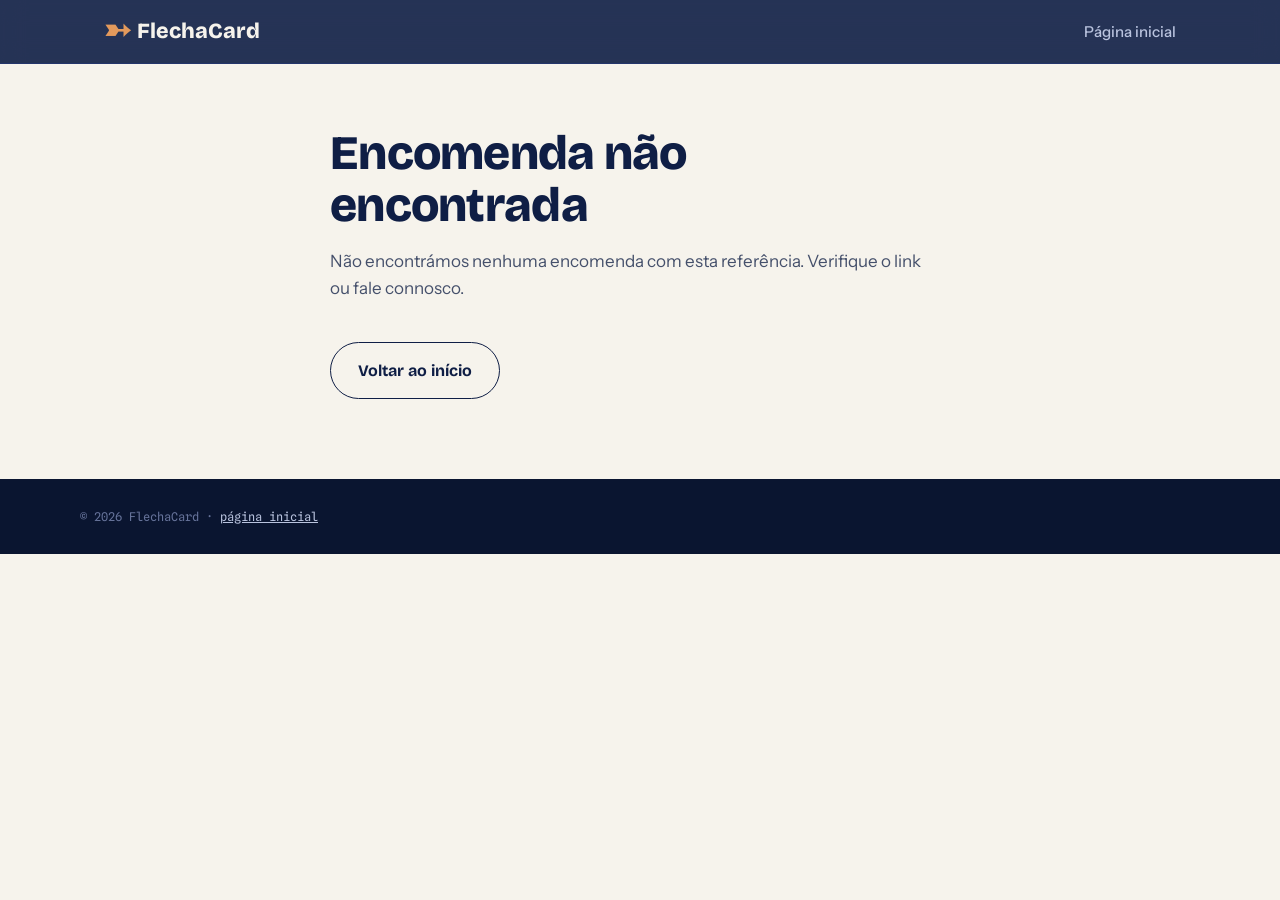
<file: obrigado.html>
<!DOCTYPE html>
<html lang="pt">
<head>
  <meta charset="UTF-8">
  <meta name="viewport" content="width=device-width, initial-scale=1.0">
  <title>Encomenda recebida — FlechaCard</title>
  <meta name="robots" content="noindex">
  <link rel="icon" href="data:image/svg+xml,<svg xmlns='http://www.w3.org/2000/svg' viewBox='0 0 100 100'><text y='0.9em' font-size='90'>➳</text></svg>">
  <link rel="preconnect" href="https://fonts.googleapis.com">
  <link rel="preconnect" href="https://fonts.gstatic.com" crossorigin>
  <link href="https://fonts.googleapis.com/css2?family=Bricolage+Grotesque:opsz,wght@12..96,400;12..96,600;12..96,700;12..96,800&family=Instrument+Sans:ital,wght@0,400;0,500;0,600;1,400&family=Spline+Sans+Mono:wght@400;500&display=swap" rel="stylesheet">
  <link rel="stylesheet" href="css/style.css">
  <script>document.documentElement.classList.add("js");</script>
</head>
<body class="app-page">

  <header class="nav">
    <div class="nav__inner">
      <a class="nav__logo" href="index.html" aria-label="FlechaCard — início">
        <span class="nav__glyph" aria-hidden="true">➳</span>FlechaCard
      </a>
      <nav class="nav__links" aria-label="Principal">
        <a href="index.html">Página inicial</a>
      </nav>
    </div>
  </header>

  <main class="app">
    <div class="app__inner app__inner--narrow">

      <p class="loading" id="loading">A confirmar o seu pagamento…</p>

      <section id="paid" hidden>
        <p class="eyebrow">Pagamento confirmado</p>
        <h1 class="app__title">Obrigado — está encomendado.</h1>
        <p class="app__lead">Recebemos o seu pagamento. Vamos preparar o seu
           cartão e entrar em contacto pelo número que nos deixou para
           combinar a entrega.</p>
        <p class="order-ref">Referência <strong class="ref-out"></strong></p>
        <p class="app__lead">Guarde esta referência — é por ela que
           encontramos a sua encomenda.</p>
        <div class="form__actions">
          <a class="btn btn--copper" href="create.html">Preparar o meu cartão digital</a>
          <a class="btn btn--outline" href="index.html">Voltar ao início</a>
        </div>
      </section>

      <section id="pending" hidden>
        <p class="eyebrow">A aguardar</p>
        <h1 class="app__title">Ainda não recebemos o pagamento.</h1>
        <p class="app__lead">Se acabou de confirmar no telemóvel, aguarde um
           momento — esta página atualiza-se sozinha. Se cancelou, pode
           tentar outra vez.</p>
        <p class="order-ref">Referência <strong class="ref-out"></strong></p>
        <div class="form__actions">
          <a class="btn btn--outline" href="encomendar.html">Tentar outra vez</a>
        </div>
      </section>

      <section id="failed" hidden>
        <p class="eyebrow">Pagamento não concluído</p>
        <h1 class="app__title">O pagamento não passou.</h1>
        <p class="app__lead">Nada lhe foi cobrado. Verifique o saldo e o
           número e tente novamente — ou fale connosco e tratamos disso
           consigo.</p>
        <p class="order-ref">Referência <strong class="ref-out"></strong></p>
        <div class="form__actions">
          <a class="btn btn--copper" href="encomendar.html">Tentar outra vez</a>
          <a class="btn btn--outline" href="index.html#contacto">Falar connosco</a>
        </div>
      </section>

      <section id="unknown" hidden>
        <h1 class="app__title">Encomenda não encontrada</h1>
        <p class="app__lead">Não encontrámos nenhuma encomenda com esta
           referência. Verifique o link ou fale connosco.</p>
        <div class="form__actions">
          <a class="btn btn--outline" href="index.html">Voltar ao início</a>
        </div>
      </section>

    </div>
  </main>

  <footer class="footer footer--slim">
    <p class="footer__legal">© <span id="year">2026</span> FlechaCard · <a href="index.html">página inicial</a></p>
  </footer>

  <script src="js/config.js"></script>
  <script>
  (function () {
    "use strict";
    var CFG = window.FLECHA_CONFIG || {};
    var apiBase = String(CFG.supabaseUrl || "").replace(/\/+$/, "");
    var ref = new URLSearchParams(location.search).get("ref") || "";
    document.getElementById("year").textContent = String(new Date().getFullYear());

    var loading = document.getElementById("loading");

    function show(id) {
      loading.hidden = true;
      var el = document.getElementById(id);
      el.hidden = false;
      Array.prototype.forEach.call(el.querySelectorAll(".ref-out"), function (n) {
        n.textContent = ref;
      });
    }

    if (!ref || !apiBase) { show("unknown"); return; }

    var tries = 0;
    (function poll() {
      tries++;
      fetch(apiBase + "/rest/v1/rpc/order_status", {
        method: "POST",
        headers: {
          "Content-Type": "application/json",
          apikey: CFG.supabaseAnonKey,
          Authorization: "Bearer " + CFG.supabaseAnonKey
        },
        body: JSON.stringify({ p_reference: ref })
      }).then(function (r) { return r.json(); }).then(function (s) {
        if (!s || !s.status) { show("unknown"); return; }
        if (s.status === "paid") { show("paid"); return; }
        if (s.status === "failed" || s.status === "cancelled") { show("failed"); return; }
        // ainda pendente: a confirmação da PaySuite pode demorar uns segundos
        if (tries === 1) show("pending");
        if (tries < 40) setTimeout(poll, 3000);
      }).catch(function () {
        if (tries < 40) setTimeout(poll, 5000); else show("unknown");
      });
    })();
  })();
  </script>
</body>
</html>
</file>
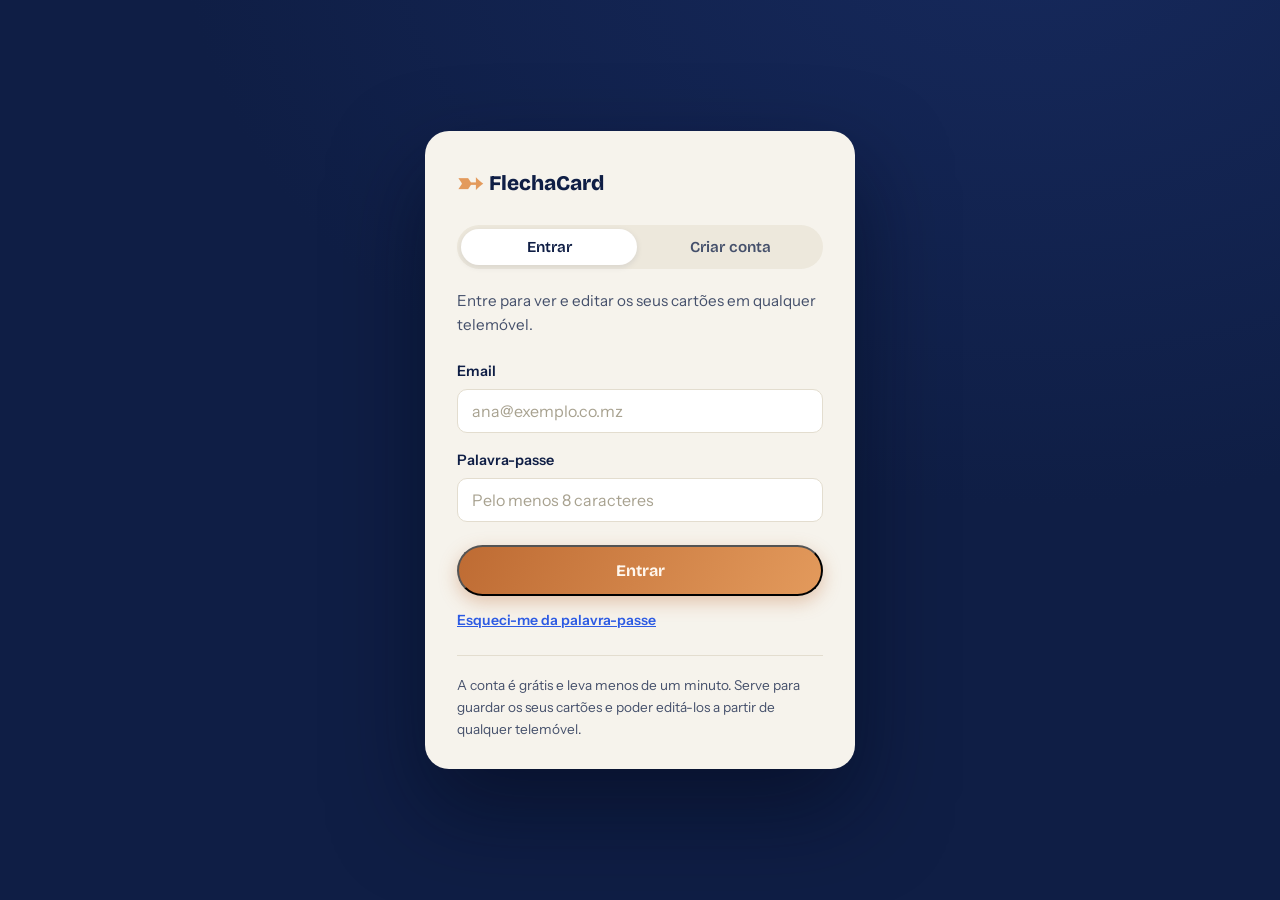
<file: painel.html>
<!DOCTYPE html>
<html lang="pt">
<head>
  <meta charset="UTF-8">
  <meta name="viewport" content="width=device-width, initial-scale=1.0">
  <title>Os meus cartões — FlechaCard</title>
  <meta name="robots" content="noindex">
  <link rel="icon" href="data:image/svg+xml,<svg xmlns='http://www.w3.org/2000/svg' viewBox='0 0 100 100'><text y='0.9em' font-size='90'>➳</text></svg>">
  <link rel="preconnect" href="https://fonts.googleapis.com">
  <link rel="preconnect" href="https://fonts.gstatic.com" crossorigin>
  <link href="https://fonts.googleapis.com/css2?family=Bricolage+Grotesque:opsz,wght@12..96,400;12..96,600;12..96,700;12..96,800&family=Instrument+Sans:ital,wght@0,400;0,500;0,600;1,400&family=Spline+Sans+Mono:wght@400;500&display=swap" rel="stylesheet">
  <link rel="stylesheet" href="css/style.css">
  <script>document.documentElement.classList.add("js");</script>
</head>
<body class="app-page">

  <header class="nav">
    <div class="nav__inner">
      <a class="nav__logo" href="index.html" aria-label="FlechaCard — início">
        <span class="nav__glyph" aria-hidden="true">➳</span>FlechaCard
      </a>
      <nav class="nav__links" aria-label="Principal">
        <span class="nav__user" id="nav-user"></span>
        <button class="linkish linkish--light" type="button" id="signout">Sair</button>
      </nav>
    </div>
  </header>

  <main class="app">
    <div class="app__inner">
      <p class="eyebrow">A sua conta</p>
      <h1 class="app__title">Os meus cartões</h1>
      <p class="app__lead">Aqui ficam todos os cartões criados com esta conta.
         Editar um cartão mantém o mesmo link — quem já o guardou passa a ver
         os dados novos.</p>

      <p class="loading" id="loading">A carregar os seus cartões…</p>

      <ul class="cardlist" id="cardlist" hidden></ul>

      <div class="emptybox" id="nocards" hidden>
        <h2>Ainda não tem cartões</h2>
        <p>Crie o primeiro — leva menos de um minuto.</p>
        <a class="btn btn--copper" href="create.html">Criar o meu cartão</a>
      </div>

      <p class="form__error" id="panel-error" hidden></p>

      <p class="panel-actions" id="panel-actions" hidden>
        <a class="btn btn--outline" href="create.html">Criar outro cartão</a>
      </p>
    </div>
  </main>

  <footer class="footer footer--slim">
    <p class="footer__legal">© <span id="year">2026</span> FlechaCard · <a href="index.html">página inicial</a></p>
  </footer>

  <script src="js/config.js"></script>
  <script src="js/auth.js"></script>
  <script>
  (function () {
    "use strict";
    var CFG = window.FLECHA_CONFIG || {};
    var listEl = document.getElementById("cardlist");
    var loading = document.getElementById("loading");
    var noCards = document.getElementById("nocards");
    var errorEl = document.getElementById("panel-error");
    var actions = document.getElementById("panel-actions");
    document.getElementById("year").textContent = String(new Date().getFullYear());

    if (!window.FlechaAuth || !FlechaAuth.enabled || !FlechaAuth.isLoggedIn()) {
      location.replace("entrar.html");
      return;
    }

    var navUser = document.getElementById("nav-user");
    navUser.textContent = FlechaAuth.email() || "";
    if (!navUser.textContent && FlechaAuth.refreshEmail) {
      // logo após confirmar o email, o endereço ainda não está guardado
      FlechaAuth.refreshEmail().then(function (u) {
        if (u && u.email) navUser.textContent = u.email;
      });
    }
    document.getElementById("signout").addEventListener("click", function () {
      FlechaAuth.signOut().then(function () { location.href = "index.html"; });
    });

    function siteRoot() {
      var root = CFG.siteBase || location.href.split(/[?#]/)[0].replace(/[^\/]*$/, "");
      return root.slice(-1) === "/" ? root : root + "/";
    }

    function rpc(name, args) {
      return FlechaAuth.headers().then(function (h) {
        return fetch(CFG.supabaseUrl.replace(/\/+$/, "") + "/rest/v1/rpc/" + name, {
          method: "POST", headers: h, body: JSON.stringify(args || {})
        }).then(function (r) {
          if (r.status === 401) throw new Error("expired");
          if (!r.ok) throw new Error("api_" + r.status);
          return r.json();
        });
      });
    }

    function initials(name) {
      return (name || "?").trim().split(/\s+/).slice(0, 2)
        .map(function (w) { return w.charAt(0).toUpperCase(); }).join("");
    }

    function render(rows) {
      loading.hidden = true;
      actions.hidden = false;
      if (!rows || !rows.length) {
        noCards.hidden = false;
        return;
      }
      listEl.hidden = false;
      listEl.innerHTML = "";
      rows.forEach(function (row) {
        var d = row.data || {};
        var url = siteRoot() + encodeURIComponent(row.slug);
        var li = document.createElement("li");
        li.className = "cardrow";

        var avatar = document.createElement("div");
        avatar.className = "cardrow__avatar";
        if (d.f) {
          var img = document.createElement("img");
          img.alt = "";
          img.src = "data:image/jpeg;base64," + d.f;
          avatar.appendChild(img);
        } else {
          avatar.textContent = initials(d.n);
        }

        var main = document.createElement("div");
        main.className = "cardrow__main";
        var name = document.createElement("strong");
        name.textContent = d.n || "(sem nome)";
        var link = document.createElement("a");
        link.className = "cardrow__link";
        link.href = url;
        link.target = "_blank";
        link.rel = "noopener";
        link.textContent = url.replace(/^https?:\/\//, "");
        main.appendChild(name);
        main.appendChild(link);

        var tools = document.createElement("div");
        tools.className = "cardrow__tools";

        var edit = document.createElement("a");
        edit.className = "btn btn--outline btn--small";
        edit.href = "create.html?c=" + encodeURIComponent(row.slug);
        edit.textContent = "Editar";

        var copy = document.createElement("button");
        copy.className = "btn btn--outline btn--small";
        copy.type = "button";
        copy.textContent = "Copiar link";
        copy.addEventListener("click", function () {
          var done = function () {
            copy.textContent = "Copiado!";
            setTimeout(function () { copy.textContent = "Copiar link"; }, 1600);
          };
          if (navigator.clipboard && navigator.clipboard.writeText) {
            navigator.clipboard.writeText(url).then(done, done);
          } else { done(); }
        });

        var del = document.createElement("button");
        del.className = "cardrow__delete";
        del.type = "button";
        del.textContent = "Apagar";
        del.addEventListener("click", function () {
          if (!confirm("Apagar o cartão de " + (d.n || "sem nome") + "?\n\nO link " +
                       url.replace(/^https?:\/\//, "") + " deixa de funcionar para quem o guardou.")) return;
          del.disabled = true;
          del.textContent = "A apagar…";
          rpc("delete_my_card", { card_slug: row.slug }).then(function (ok) {
            if (ok === true) li.remove();
            else { del.disabled = false; del.textContent = "Apagar"; }
            if (!listEl.children.length) { listEl.hidden = true; noCards.hidden = false; }
          }).catch(function () {
            del.disabled = false;
            del.textContent = "Apagar";
            errorEl.textContent = "Não foi possível apagar o cartão. Tente novamente.";
            errorEl.hidden = false;
          });
        });

        tools.appendChild(edit);
        tools.appendChild(copy);
        tools.appendChild(del);
        li.appendChild(avatar);
        li.appendChild(main);
        li.appendChild(tools);
        listEl.appendChild(li);
      });
    }

    rpc("my_cards").then(render).catch(function (err) {
      loading.hidden = true;
      if (err && err.message === "expired") {
        FlechaAuth.signOut().then(function () { location.href = "entrar.html"; });
        return;
      }
      errorEl.textContent = "Não foi possível carregar os seus cartões. Verifique a ligação e recarregue a página.";
      errorEl.hidden = false;
      actions.hidden = false;
    });
  })();
  </script>
</body>
</html>
</file>
<file: css/style.css>
/* ============================================================
   FlechaCard — design tokens
   Cobalt ink + porcelain + copper (the coil inside every card)
   ============================================================ */
:root {
  --ink:        #0F1E45;  /* deep cobalt — night sections, headings */
  --ink-soft:   #16295C;  /* raised surfaces on ink */
  --porcelain:  #F6F3EC;  /* page base */
  --paper:      #FFFFFF;  /* cards on porcelain */
  --copper:     #BE6B33;  /* the NFC coil — primary accent */
  --copper-hi:  #E39A5C;  /* copper highlight */
  --cobalt:     #2D5BE3;  /* interactive / links */
  --slate:      #45506B;  /* body text on light */
  --mist:       #B9C3DE;  /* body text on ink */
  --line:       #E3DDCF;  /* hairlines on porcelain */
  --line-ink:   #24356B;  /* hairlines on ink */

  --font-display: "Bricolage Grotesque", "Arial Black", sans-serif;
  --font-body:    "Instrument Sans", "Helvetica Neue", Arial, sans-serif;
  --font-mono:    "Spline Sans Mono", "Courier New", monospace;

  --radius: 18px;
  --wrap: 1120px;
}

* { margin: 0; padding: 0; box-sizing: border-box; }

/* Elements set to display:flex/grid below would otherwise ignore the
   hidden attribute, so hidden always wins. */
[hidden] { display: none !important; }

html { scroll-behavior: smooth; }

body {
  font-family: var(--font-body);
  background: var(--porcelain);
  color: var(--slate);
  line-height: 1.6;
  font-size: 1.0625rem;
  -webkit-font-smoothing: antialiased;
}

h1, h2, h3 {
  font-family: var(--font-display);
  color: var(--ink);
  line-height: 1.08;
  letter-spacing: -0.015em;
}

a { color: var(--cobalt); }

:focus-visible {
  outline: 3px solid var(--cobalt);
  outline-offset: 3px;
  border-radius: 4px;
}

/* ---------- shared bits ---------- */
.eyebrow {
  font-family: var(--font-mono);
  font-size: 0.8125rem;
  letter-spacing: 0.18em;
  text-transform: uppercase;
  color: var(--copper);
  margin-bottom: 1rem;
}
.eyebrow--light { color: var(--copper-hi); }

.btn {
  display: inline-block;
  font-family: var(--font-display);
  font-weight: 700;
  font-size: 1rem;
  text-decoration: none;
  padding: 0.9rem 1.7rem;
  border-radius: 999px;
  transition: transform 0.15s ease, box-shadow 0.15s ease, background 0.15s ease;
  cursor: pointer;
}
.btn:hover { transform: translateY(-2px); }
.btn:active { transform: translateY(0); }

.btn--copper {
  background: linear-gradient(120deg, var(--copper) 0%, var(--copper-hi) 100%);
  color: #FFF7EE;
  box-shadow: 0 6px 18px rgba(190, 107, 51, 0.35);
}
.btn--copper:hover { box-shadow: 0 10px 24px rgba(190, 107, 51, 0.45); }

.btn--ghost {
  color: var(--porcelain);
  border: 1.5px solid var(--line-ink);
}
.btn--ghost:hover { border-color: var(--copper-hi); color: var(--copper-hi); }

.btn--outline {
  color: var(--ink);
  border: 1.5px solid var(--ink);
}
.btn--outline:hover { background: var(--ink); color: var(--porcelain); }

.btn--small { padding: 0.55rem 1.2rem; font-size: 0.9375rem; }
.btn--big   { padding: 1.1rem 2.4rem; font-size: 1.125rem; }

/* ============================================================
   NAV
   ============================================================ */
.nav {
  position: sticky;
  top: 0;
  z-index: 50;
  background: rgba(15, 30, 69, 0.9);
  backdrop-filter: blur(12px);
  border-bottom: 1px solid var(--line-ink);
}
.nav__inner {
  max-width: var(--wrap);
  margin: 0 auto;
  padding: 0.9rem 1.5rem;
  display: flex;
  align-items: center;
  gap: 2rem;
}
.nav__logo {
  font-family: var(--font-display);
  font-weight: 800;
  font-size: 1.35rem;
  color: var(--porcelain);
  text-decoration: none;
  display: flex;
  align-items: center;
  gap: 0.4rem;
}
.nav__glyph { color: var(--copper-hi); font-size: 1.5em; line-height: 1; }
.nav__links {
  display: flex;
  gap: 1.75rem;
  margin-left: auto;
}
.nav__links a {
  color: var(--mist);
  text-decoration: none;
  font-weight: 500;
  font-size: 0.9375rem;
}
.nav__links a:hover { color: var(--copper-hi); }

.nav__burger {
  display: none;
  background: none;
  border: none;
  width: 42px;
  height: 42px;
  cursor: pointer;
  flex-direction: column;
  justify-content: center;
  gap: 7px;
  margin-left: auto;
}
.nav__burger span {
  display: block;
  height: 2px;
  background: var(--porcelain);
  border-radius: 2px;
  transition: transform 0.2s ease;
}
.nav__burger[aria-expanded="true"] span:first-child { transform: translateY(4.5px) rotate(45deg); }
.nav__burger[aria-expanded="true"] span:last-child  { transform: translateY(-4.5px) rotate(-45deg); }

.nav__mobile[hidden] { display: none; }
.nav__mobile {
  display: flex;
  flex-direction: column;
  gap: 1.1rem;
  padding: 1.25rem 1.5rem 1.75rem;
  border-top: 1px solid var(--line-ink);
  background: var(--ink);
}
.nav__mobile a {
  color: var(--porcelain);
  text-decoration: none;
  font-weight: 600;
}
.nav__mobile .btn { text-align: center; }

/* ============================================================
   HERO
   ============================================================ */
.hero {
  position: relative;
  background: radial-gradient(120% 120% at 80% -10%, var(--ink-soft) 0%, var(--ink) 55%);
  color: var(--mist);
  overflow: hidden;
}
/* faint copper coil arcs echoing the antenna inside the card */
.hero__coil {
  position: absolute;
  inset: -30% -20% auto auto;
  width: 60vw;
  max-width: 780px;
  aspect-ratio: 1;
  border-radius: 50%;
  border: 1.5px solid rgba(227, 154, 92, 0.16);
  box-shadow:
    0 0 0 60px  rgba(227, 154, 92, 0.00),
    inset 0 0 0 60px  rgba(227, 154, 92, 0.05),
    inset 0 0 0 120px rgba(227, 154, 92, 0.04),
    inset 0 0 0 180px rgba(227, 154, 92, 0.03);
  pointer-events: none;
}
.hero__inner {
  max-width: var(--wrap);
  margin: 0 auto;
  padding: 5.5rem 1.5rem 6rem;
  display: grid;
  grid-template-columns: 1.05fr 0.95fr;
  gap: 3rem;
  align-items: center;
  position: relative;
}
.hero__title {
  color: var(--porcelain);
  font-size: clamp(2.6rem, 6vw, 4.4rem);
  font-weight: 800;
  margin-bottom: 1.4rem;
}
.hero__title-accent {
  background: linear-gradient(100deg, var(--copper-hi), var(--copper));
  -webkit-background-clip: text;
  background-clip: text;
  color: transparent;
}
.hero__lead {
  font-size: 1.15rem;
  max-width: 34rem;
  margin-bottom: 2.2rem;
}
.hero__actions {
  display: flex;
  flex-wrap: wrap;
  gap: 1rem;
  margin-bottom: 1.4rem;
}
.hero__note {
  font-family: var(--font-mono);
  font-size: 0.78rem;
  letter-spacing: 0.04em;
  color: #7C89AC;
}

/* ---------- the demo ---------- */
.hero__demo { text-align: center; }
.demo__stage {
  position: relative;
  min-height: 380px;
  display: flex;
  align-items: center;
  justify-content: center;
  perspective: 1100px;
}

.card3d {
  position: relative;
  width: min(340px, 82vw);
  aspect-ratio: 1.586;           /* real card proportions */
  border: none;
  border-radius: 16px;
  background:
    radial-gradient(140% 160% at 15% 0%, #1B316E 0%, var(--ink) 60%);
  box-shadow:
    0 30px 60px rgba(4, 10, 28, 0.55),
    inset 0 1px 0 rgba(255, 255, 255, 0.12);
  cursor: pointer;
  color: var(--porcelain);
  text-align: left;
  transform-style: preserve-3d;
  transition: transform 0.2s ease, box-shadow 0.3s ease;
  padding: 1.4rem 1.5rem;
  display: flex;
  flex-direction: column;
  justify-content: flex-end;
  font-family: var(--font-body);
  overflow: hidden;
}
.card3d:hover { box-shadow: 0 40px 70px rgba(4, 10, 28, 0.65), inset 0 1px 0 rgba(255,255,255,0.12); }

.card3d__coil {
  position: absolute;
  top: -34%;
  right: -18%;
  width: 75%;
  aspect-ratio: 1;
  border-radius: 50%;
  border: 2px solid rgba(227, 154, 92, 0.5);
  box-shadow:
    inset 0 0 0 10px rgba(227, 154, 92, 0.18),
    inset 0 0 0 20px rgba(227, 154, 92, 0.12),
    inset 0 0 0 30px rgba(227, 154, 92, 0.07);
}
.card3d__chip {
  position: absolute;
  top: 1.3rem;
  left: 1.5rem;
  width: 40px;
  height: 30px;
  border-radius: 6px;
  background: linear-gradient(135deg, var(--copper-hi), var(--copper));
  box-shadow: inset 0 0 0 1.5px rgba(255, 247, 238, 0.4);
}
.card3d__brand {
  position: absolute;
  bottom: 1.1rem;
  right: 1.3rem;
  font-size: 1.7rem;
  color: var(--copper-hi);
}
.card3d__name {
  font-family: var(--font-display);
  font-weight: 700;
  font-size: 1.35rem;
  color: var(--porcelain);
}
.card3d__role {
  font-size: 0.9rem;
  color: var(--mist);
}
.demo__hint {
  position: absolute;
  top: 8%;
  left: 50%;
  transform: translateX(-50%);
  font-family: var(--font-mono);
  font-size: 0.75rem;
  letter-spacing: 0.14em;
  text-transform: uppercase;
  color: var(--copper-hi);
  animation: hint-bob 2.2s ease-in-out infinite;
  white-space: nowrap;
  pointer-events: none;
  text-shadow: 0 2px 12px rgba(15, 30, 69, 0.9);
}
@keyframes hint-bob {
  0%, 100% { transform: translate(-50%, 0); }
  50%      { transform: translate(-50%, -6px); }
}

/* tap ripple */
.card3d::after {
  content: "";
  position: absolute;
  inset: 0;
  border-radius: 16px;
  border: 2px solid var(--copper-hi);
  opacity: 0;
  pointer-events: none;
}
.card3d.is-tapped::after { animation: ripple 0.7s ease-out; }
@keyframes ripple {
  0%   { opacity: 0.9; transform: scale(1); }
  100% { opacity: 0;   transform: scale(1.18); }
}

/* the phone that receives the profile */
.phone {
  position: absolute;
  bottom: -1.5rem;
  right: max(-0.5rem, 2vw - 1rem);
  width: 205px;
  border-radius: 28px;
  background: #0B1430;
  padding: 8px;
  box-shadow: 0 30px 60px rgba(4, 10, 28, 0.6);
  animation: phone-in 0.45s cubic-bezier(0.2, 0.9, 0.3, 1.2) both;
}
@keyframes phone-in {
  from { opacity: 0; transform: translateY(36px) rotate(4deg) scale(0.9); }
  to   { opacity: 1; transform: translateY(0) rotate(0) scale(1); }
}
.phone__notch {
  width: 66px;
  height: 7px;
  border-radius: 4px;
  background: #0B1430;
  margin: 4px auto;
  position: relative;
  z-index: 2;
}
.phone__screen {
  border-radius: 21px;
  background: var(--porcelain);
  padding: 1.4rem 0.9rem 1rem;
  text-align: center;
}
.phone__avatar {
  width: 52px;
  height: 52px;
  margin: 0 auto 0.55rem;
  border-radius: 50%;
  background: linear-gradient(135deg, var(--copper-hi), var(--copper));
  color: #FFF7EE;
  font-family: var(--font-display);
  font-weight: 700;
  display: flex;
  align-items: center;
  justify-content: center;
}
.phone__name {
  font-family: var(--font-display);
  font-weight: 700;
  color: var(--ink);
  font-size: 0.98rem;
  line-height: 1.2;
}
.phone__role {
  font-size: 0.72rem;
  color: var(--slate);
  margin-bottom: 0.7rem;
}
.phone__actions {
  display: flex;
  flex-wrap: wrap;
  gap: 0.35rem;
  justify-content: center;
  margin-bottom: 0.7rem;
}
.phone__pill {
  font-size: 0.66rem;
  font-weight: 600;
  padding: 0.3rem 0.6rem;
  border-radius: 999px;
  background: var(--cobalt);
  color: #F2F5FF;
}
.phone__pill--soft {
  background: #E9E4D8;
  color: var(--ink);
}
.phone__foot {
  font-family: var(--font-mono);
  font-size: 0.55rem;
  color: #97917F;
}
.demo__caption {
  margin-top: 1.6rem;
  font-family: var(--font-mono);
  font-size: 0.78rem;
  letter-spacing: 0.05em;
  color: #7C89AC;
}

/* ============================================================
   SECTIONS
   ============================================================ */
.section { padding: 5.5rem 0; }
.section__inner {
  max-width: var(--wrap);
  margin: 0 auto;
  padding: 0 1.5rem;
}
.section__inner--narrow { max-width: 760px; }
.section__title {
  font-size: clamp(1.9rem, 4vw, 2.8rem);
  font-weight: 700;
  margin-bottom: 2.75rem;
  max-width: 40rem;
}

.section--ink {
  background: var(--ink);
  color: var(--mist);
}
.section--ink .section__title { color: var(--porcelain); }

.section--quiet { padding-top: 0; }

/* ---------- steps ---------- */
.steps {
  list-style: none;
  display: grid;
  grid-template-columns: repeat(3, 1fr);
  gap: 2.5rem;
  counter-reset: step;
}
.step__num {
  display: inline-flex;
  align-items: center;
  justify-content: center;
  width: 46px;
  height: 46px;
  border-radius: 50%;
  border: 2px solid var(--copper);
  color: var(--copper);
  font-family: var(--font-display);
  font-weight: 700;
  font-size: 1.15rem;
  margin-bottom: 1.1rem;
}
.step h3 {
  font-size: 1.25rem;
  margin-bottom: 0.6rem;
}
.step p { font-size: 0.98rem; }

/* ---------- features ---------- */
.features {
  display: grid;
  grid-template-columns: repeat(3, 1fr);
  gap: 1.25rem;
}
.feature {
  background: var(--ink-soft);
  border: 1px solid var(--line-ink);
  border-radius: var(--radius);
  padding: 1.75rem 1.6rem;
  transition: transform 0.2s ease, border-color 0.2s ease;
}
.feature:hover {
  transform: translateY(-4px);
  border-color: var(--copper);
}
.feature h3 {
  color: var(--porcelain);
  font-size: 1.15rem;
  margin-bottom: 0.55rem;
}
.feature p { font-size: 0.95rem; }

/* ---------- pricing ---------- */
.pricing {
  display: grid;
  grid-template-columns: repeat(3, 1fr);
  gap: 1.5rem;
  align-items: stretch;
}
.price-card {
  position: relative;
  background: var(--paper);
  border: 1px solid var(--line);
  border-radius: var(--radius);
  padding: 2rem 1.75rem;
  display: flex;
  flex-direction: column;
  gap: 0.8rem;
  text-align: left;
}
.price-card--featured {
  border: 2px solid var(--copper);
  box-shadow: 0 18px 40px rgba(190, 107, 51, 0.16);
}
.price-card__badge {
  position: absolute;
  top: -0.85rem;
  left: 50%;
  transform: translateX(-50%);
  background: var(--copper);
  color: #FFF7EE;
  font-family: var(--font-mono);
  font-size: 0.7rem;
  letter-spacing: 0.12em;
  text-transform: uppercase;
  padding: 0.3rem 0.9rem;
  border-radius: 999px;
  white-space: nowrap;
}
.price-card h3 { font-size: 1.4rem; }
.price-card__desc { font-size: 0.95rem; flex-grow: 1; }
.price-card__price {
  font-family: var(--font-display);
  font-weight: 800;
  font-size: 2.1rem;
  color: var(--ink);
}
.price-card__price span {
  font-family: var(--font-mono);
  font-weight: 400;
  font-size: 0.75rem;
  color: var(--slate);
  letter-spacing: 0.08em;
}
.price-card .btn { text-align: center; }

.mini-card {
  aspect-ratio: 1.586;
  width: 60%;
  border-radius: 10px;
  display: flex;
  align-items: flex-end;
  padding: 0.7rem 0.8rem;
  font-size: 1.2rem;
  margin-bottom: 0.4rem;
  box-shadow: 0 10px 24px rgba(15, 30, 69, 0.18);
}
.mini-card--classic {
  background: radial-gradient(140% 160% at 15% 0%, #1B316E 0%, var(--ink) 60%);
  color: var(--copper-hi);
}
.mini-card--wood {
  background:
    repeating-linear-gradient(100deg,
      rgba(122, 84, 44, 0.16) 0 6px, rgba(122, 84, 44, 0) 6px 14px),
    linear-gradient(120deg, #D9B98C, #C6A16C);
  color: #5E4426;
}
.mini-card--metal {
  background:
    repeating-linear-gradient(0deg,
      rgba(255, 255, 255, 0.16) 0 1px, rgba(255, 255, 255, 0) 1px 3px),
    linear-gradient(120deg, #AEB6C4, #8B93A5);
  color: #3C4354;
}

.pricing__teams {
  margin-top: 2.5rem;
  font-size: 0.98rem;
}

/* ---------- testimonials ---------- */
.quotes {
  display: grid;
  grid-template-columns: repeat(3, 1fr);
  gap: 1.5rem;
}
.quote {
  border-left: 3px solid var(--copper);
  padding-left: 1.4rem;
}
.quote p {
  font-size: 1.02rem;
  color: var(--ink);
  margin-bottom: 0.9rem;
}
.quote footer {
  font-family: var(--font-mono);
  font-size: 0.78rem;
  letter-spacing: 0.05em;
  color: var(--slate);
}

/* ---------- FAQ ---------- */
.faq { display: grid; gap: 0.8rem; }
.faq__item {
  background: var(--paper);
  border: 1px solid var(--line);
  border-radius: 14px;
  padding: 0 1.4rem;
}
.faq__item[open] { border-color: var(--copper); }
.faq__item summary {
  font-family: var(--font-display);
  font-weight: 600;
  font-size: 1.05rem;
  color: var(--ink);
  padding: 1.1rem 0;
  cursor: pointer;
  list-style: none;
  display: flex;
  justify-content: space-between;
  align-items: center;
  gap: 1rem;
}
.faq__item summary::-webkit-details-marker { display: none; }
.faq__item summary::after {
  content: "+";
  font-family: var(--font-mono);
  font-size: 1.3rem;
  color: var(--copper);
  transition: transform 0.2s ease;
  flex-shrink: 0;
}
.faq__item[open] summary::after { transform: rotate(45deg); }
.faq__item p { padding-bottom: 1.2rem; font-size: 0.98rem; }

/* ---------- CTA band ---------- */
.cta-band {
  background:
    radial-gradient(90% 140% at 50% 120%, rgba(190, 107, 51, 0.35) 0%, rgba(190, 107, 51, 0) 55%),
    var(--ink);
  text-align: center;
  padding: 6rem 1.5rem;
}
.cta-band h2 {
  color: var(--porcelain);
  font-size: clamp(2rem, 5vw, 3.2rem);
  font-weight: 800;
  margin-bottom: 1rem;
}
.cta-band p {
  color: var(--mist);
  margin-bottom: 2.2rem;
}

/* ============================================================
   FOOTER
   ============================================================ */
.footer {
  background: #0A1530;
  color: var(--mist);
  padding: 3.5rem 1.5rem 2rem;
}
.footer__inner {
  max-width: var(--wrap);
  margin: 0 auto;
  display: grid;
  grid-template-columns: 2fr 1fr 1fr;
  gap: 2.5rem;
}
.footer__brand {
  font-family: var(--font-display);
  font-weight: 800;
  font-size: 1.25rem;
  color: var(--porcelain);
}
.footer__brand p {
  font-family: var(--font-body);
  font-weight: 400;
  font-size: 0.92rem;
  color: var(--mist);
  margin-top: 0.7rem;
}
.footer__col { display: flex; flex-direction: column; gap: 0.55rem; }
.footer__col h3 {
  color: var(--porcelain);
  font-size: 0.95rem;
  margin-bottom: 0.4rem;
}
.footer__col a {
  color: var(--mist);
  text-decoration: none;
  font-size: 0.92rem;
}
.footer__col a:hover { color: var(--copper-hi); }
.footer__legal {
  max-width: var(--wrap);
  margin: 2.5rem auto 0;
  padding-top: 1.5rem;
  border-top: 1px solid var(--line-ink);
  font-family: var(--font-mono);
  font-size: 0.75rem;
  color: #66739A;
}

/* ============================================================
   APP PAGES — create.html & card.html
   ============================================================ */
.app { padding: 4rem 1.5rem 5rem; }
.app__inner { max-width: 760px; margin: 0 auto; }
.app__title {
  font-size: clamp(2.1rem, 5vw, 3rem);
  font-weight: 800;
  margin-bottom: 1rem;
}
.app__lead { margin-bottom: 2.5rem; max-width: 38rem; }

.form__group {
  border: 1px solid var(--line);
  border-radius: var(--radius);
  background: var(--paper);
  padding: 1.5rem 1.5rem 1.75rem;
  margin-bottom: 1.5rem;
  display: grid;
  grid-template-columns: 1fr 1fr;
  gap: 1.1rem 1.25rem;
}
.form__group legend {
  font-family: var(--font-mono);
  font-size: 0.78rem;
  letter-spacing: 0.14em;
  text-transform: uppercase;
  color: var(--copper);
  padding: 0 0.5rem;
}
.field { display: flex; flex-direction: column; gap: 0.35rem; }
.field--full { grid-column: 1 / -1; }
.field label {
  font-weight: 600;
  font-size: 0.9rem;
  color: var(--ink);
  display: flex;
  justify-content: space-between;
  align-items: baseline;
}
.field__req {
  font-family: var(--font-mono);
  font-size: 0.65rem;
  letter-spacing: 0.1em;
  text-transform: uppercase;
  color: var(--copper);
}
.field input,
.field select {
  font-family: var(--font-body);
  font-size: 1rem;
  color: var(--ink);
  background: var(--porcelain);
  border: 1.5px solid var(--line);
  border-radius: 10px;
  padding: 0.65rem 0.85rem;
  transition: border-color 0.15s ease;
}
.field input:focus,
.field select:focus {
  outline: none;
  border-color: var(--cobalt);
}
.field input::placeholder { color: #A8A290; }

.field__label-text {
  font-weight: 600;
  font-size: 0.9rem;
  color: var(--ink);
}
.visually-hidden {
  position: absolute;
  width: 1px;
  height: 1px;
  overflow: hidden;
  clip: rect(0 0 0 0);
  white-space: nowrap;
}
.photo-row {
  display: flex;
  align-items: center;
  gap: 1.1rem;
}
.photo-preview {
  width: 76px;
  height: 76px;
  flex-shrink: 0;
  border-radius: 50%;
  background: linear-gradient(135deg, var(--copper-hi), var(--copper));
  color: #FFF7EE;
  font-size: 1.6rem;
  display: flex;
  align-items: center;
  justify-content: center;
  overflow: hidden;
}
.photo-preview img {
  width: 100%;
  height: 100%;
  object-fit: cover;
}
.photo-controls {
  display: flex;
  flex-direction: column;
  align-items: flex-start;
  gap: 0.4rem;
}
.photo-remove {
  background: none;
  border: none;
  padding: 0;
  font-family: var(--font-body);
  font-size: 0.85rem;
  font-weight: 600;
  color: #B3372B;
  cursor: pointer;
  text-decoration: underline;
}
.photo-note {
  font-size: 0.8rem;
  color: var(--slate);
}

.form__error {
  color: #B3372B;
  font-weight: 600;
  margin-bottom: 1rem;
}
.form__actions {
  display: flex;
  flex-wrap: wrap;
  gap: 1rem;
}

.result {
  margin-top: 3rem;
  border-top: 2px solid var(--copper);
  padding-top: 2rem;
}
.result h2 { font-size: 1.6rem; margin-bottom: 0.6rem; }
.result__hint { margin-bottom: 1.4rem; max-width: 38rem; }
.result__linkrow {
  display: flex;
  gap: 0.75rem;
  margin-bottom: 1.75rem;
}
.result__linkrow input {
  flex: 1;
  min-width: 0;
  font-family: var(--font-mono);
  font-size: 0.85rem;
  color: var(--ink);
  background: var(--paper);
  border: 1.5px solid var(--line);
  border-radius: 10px;
  padding: 0.65rem 0.85rem;
}
.result__grid {
  display: grid;
  grid-template-columns: auto 1fr;
  gap: 2rem;
  align-items: start;
}
.result__qr {
  background: var(--paper);
  border: 1px solid var(--line);
  border-radius: var(--radius);
  padding: 1rem;
  max-width: 240px;
  text-align: center;
}
.result__qr svg { width: 100%; height: auto; display: block; border-radius: 8px; }
.result__qr p {
  font-size: 0.8rem;
  margin-top: 0.7rem;
}
.result__actions {
  display: flex;
  flex-direction: column;
  align-items: flex-start;
  gap: 0.9rem;
}
.result__note { font-size: 0.88rem; max-width: 26rem; }

.footer--slim { padding: 1.75rem 1.5rem; }
.footer--slim .footer__legal { margin: 0 auto; border: none; padding: 0; }
.footer--slim a { color: var(--mist); }

/* ---------- diagnostics page ---------- */
.checks { list-style: none; display: grid; gap: 0.75rem; margin-bottom: 2rem; }
.check {
  display: flex;
  gap: 0.9rem;
  align-items: flex-start;
  background: var(--paper);
  border: 1px solid var(--line);
  border-radius: 14px;
  padding: 1rem 1.2rem;
}
.check strong { font-family: var(--font-display); color: var(--ink); }
.check__detail { font-size: 0.9rem; margin-top: 0.15rem; word-break: break-word; }
.check__dot {
  width: 12px;
  height: 12px;
  border-radius: 50%;
  flex-shrink: 0;
  margin-top: 0.42rem;
  background: var(--line);
}
.check--running .check__dot { background: var(--copper-hi); }
.check--pass .check__dot { background: #2E7D5B; }
.check--pass { border-color: #BEDCCB; }
.check--fail .check__dot { background: #B3372B; }
.check--fail { border-color: #E5B4AE; }

.verdict {
  border-radius: var(--radius);
  padding: 1.6rem 1.5rem;
  border: 2px solid var(--line);
}
.verdict h2 { font-size: 1.4rem; margin-bottom: 0.6rem; }
.verdict p, .verdict ol { margin-bottom: 0.8rem; }
.verdict ol { padding-left: 1.2rem; display: grid; gap: 0.35rem; }
.verdict code {
  font-family: var(--font-mono);
  font-size: 0.88em;
  background: #EDE8DC;
  padding: 0.1rem 0.35rem;
  border-radius: 5px;
}
.verdict--ok { border-color: #2E7D5B; background: #F1F8F4; }
.verdict--bad { border-color: var(--copper); background: #FDF4EC; }

/* ---------- card viewer ---------- */
.app-page--card {
  background: radial-gradient(120% 120% at 80% -10%, var(--ink-soft) 0%, var(--ink) 55%);
  min-height: 100vh;
}
.cardview {
  min-height: 100vh;
  display: flex;
  align-items: center;
  justify-content: center;
  padding: 2.5rem 1.25rem;
}
.profile {
  width: min(420px, 100%);
  background: var(--porcelain);
  border-radius: 26px;
  padding: 2.5rem 2rem 1.75rem;
  text-align: center;
  box-shadow: 0 40px 90px rgba(4, 10, 28, 0.55);
}
.profile__avatar {
  width: 84px;
  height: 84px;
  margin: 0 auto 1rem;
  border-radius: 50%;
  background: linear-gradient(135deg, var(--copper-hi), var(--copper));
  color: #FFF7EE;
  font-family: var(--font-display);
  font-weight: 700;
  font-size: 1.7rem;
  display: flex;
  align-items: center;
  justify-content: center;
  overflow: hidden;
}
.profile__avatar img {
  width: 100%;
  height: 100%;
  object-fit: cover;
}
.profile__name {
  font-size: 1.7rem;
  font-weight: 800;
  margin-bottom: 0.3rem;
}
.profile__role {
  font-size: 0.95rem;
  margin-bottom: 0.75rem;
}
.profile__bio {
  font-size: 0.98rem;
  color: var(--ink);
  margin-bottom: 0.5rem;
}
.profile__actions { margin: 1.5rem 0 1.75rem; }
.profile__save { width: 100%; margin-bottom: 1rem; }
.profile__links {
  display: flex;
  flex-wrap: wrap;
  gap: 0.5rem;
  justify-content: center;
}
.profile__pill {
  font-size: 0.88rem;
  font-weight: 600;
  text-decoration: none;
  color: var(--ink);
  background: #EDE8DC;
  border-radius: 999px;
  padding: 0.5rem 1rem;
  transition: background 0.15s ease, color 0.15s ease;
}
.profile__pill:hover { background: var(--ink); color: var(--porcelain); }
.profile__foot {
  font-family: var(--font-mono);
  font-size: 0.72rem;
  color: #97917F;
  border-top: 1px solid var(--line);
  padding-top: 1.1rem;
}
.profile__foot a { color: var(--copper); text-decoration: none; }
.profile__foot a:hover { text-decoration: underline; }

/* ============================================================
   SCROLL REVEAL & MOTION
   ============================================================ */
/* hidden state only applies once JS has confirmed it can reveal them */
.js .reveal {
  opacity: 0;
  transform: translateY(22px);
  transition: opacity 0.6s ease, transform 0.6s ease;
}
.js .reveal.is-visible {
  opacity: 1;
  transform: none;
}

@media (prefers-reduced-motion: reduce) {
  html { scroll-behavior: auto; }
  *, *::before, *::after {
    animation-duration: 0.01ms !important;
    animation-iteration-count: 1 !important;
    transition-duration: 0.01ms !important;
  }
  .js .reveal { opacity: 1; transform: none; }
}

/* ============================================================
   RESPONSIVE
   ============================================================ */
@media (max-width: 960px) {
  .hero__inner { grid-template-columns: 1fr; padding-top: 4rem; }
  .hero__demo { margin-top: 1rem; }
  .steps, .features, .pricing, .quotes { grid-template-columns: 1fr 1fr; }
  .footer__inner { grid-template-columns: 1fr 1fr; }
}

@media (max-width: 640px) {
  .nav__links, .nav__inner > .btn { display: none; }
  .nav__burger { display: flex; }
  .steps, .features, .pricing, .quotes { grid-template-columns: 1fr; }
  .footer__inner { grid-template-columns: 1fr; }
  .section { padding: 4rem 0; }
  .demo__stage { min-height: 320px; }
  .form__group { grid-template-columns: 1fr; }
  .result__grid { grid-template-columns: 1fr; }
  .result__linkrow { flex-direction: column; }
  .phone { right: 0; width: 180px; }
  .price-card--featured { order: -1; }
}

@media (min-width: 641px) {
  .nav__mobile { display: none !important; }
}

.verdict__note { font-size: 0.85rem; }
.report {
  font-family: var(--font-mono);
  font-size: 0.72rem;
  line-height: 1.5;
  background: var(--ink);
  color: var(--mist);
  padding: 0.9rem 1rem;
  border-radius: 12px;
  overflow-x: auto;
  white-space: pre;
  margin-top: 0.6rem;
}

/* ---------- chosen link name ---------- */
.slug-input {
  display: flex;
  align-items: stretch;
  border: 1.5px solid var(--line);
  border-radius: 10px;
  background: var(--porcelain);
  overflow: hidden;
}
.slug-input:focus-within { border-color: var(--cobalt); }
.slug-input__base {
  display: flex;
  align-items: center;
  padding: 0.65rem 0 0.65rem 0.85rem;
  font-family: var(--font-mono);
  font-size: 0.82rem;
  color: var(--slate);
  white-space: nowrap;
  max-width: 55%;
  overflow: hidden;
  text-overflow: ellipsis;
}
.slug-input input {
  flex: 1;
  min-width: 0;
  border: none;
  background: none;
  border-radius: 0;
  padding-left: 0.15rem;
  font-family: var(--font-mono);
  font-size: 0.9rem;
}
.slug-input input:focus { outline: none; }
.slug-hint { font-size: 0.82rem; margin-top: 0.4rem; }
.slug-hint--bad { color: #B3372B; font-weight: 600; }

/* ============================================================
   CONTAS — entrar.html e painel.html
   ============================================================ */
.app-page--auth {
  background: radial-gradient(120% 120% at 80% -10%, var(--ink-soft) 0%, var(--ink) 55%);
  min-height: 100vh;
}
.authview {
  min-height: 100vh;
  display: flex;
  align-items: center;
  justify-content: center;
  padding: 2.5rem 1.25rem;
}
.authcard {
  width: min(430px, 100%);
  background: var(--porcelain);
  border-radius: 24px;
  padding: 2.25rem 2rem 1.75rem;
  box-shadow: 0 40px 90px rgba(4, 10, 28, 0.55);
}
.authcard__logo {
  display: flex;
  align-items: center;
  gap: 0.4rem;
  font-family: var(--font-display);
  font-weight: 800;
  font-size: 1.3rem;
  color: var(--ink);
  text-decoration: none;
  margin-bottom: 1.5rem;
}
.authtabs {
  display: flex;
  gap: 0.35rem;
  background: #EDE8DC;
  border-radius: 999px;
  padding: 0.28rem;
  margin-bottom: 1.25rem;
}
.authtab {
  flex: 1;
  border: none;
  background: none;
  border-radius: 999px;
  padding: 0.55rem 0.5rem;
  font-family: var(--font-display);
  font-weight: 600;
  font-size: 0.95rem;
  color: var(--slate);
  cursor: pointer;
  transition: background 0.15s ease, color 0.15s ease;
}
.authtab.is-active {
  background: var(--paper);
  color: var(--ink);
  box-shadow: 0 2px 6px rgba(15, 30, 69, 0.1);
}
.authcard__lead { font-size: 0.95rem; margin-bottom: 1.4rem; }
.authcard .field { margin-bottom: 1rem; }
.authcard .field input {
  font-family: var(--font-body);
  font-size: 1rem;
  color: var(--ink);
  background: var(--paper);
  border: 1.5px solid var(--line);
  border-radius: 10px;
  padding: 0.7rem 0.85rem;
  width: 100%;
}
.authcard .field input:focus { outline: none; border-color: var(--cobalt); }
.authcard__submit { width: 100%; margin-top: 0.4rem; }
.authcard__foot {
  font-size: 0.85rem;
  margin-top: 1.4rem;
  padding-top: 1.2rem;
  border-top: 1px solid var(--line);
}
.auth-note {
  background: #F1F8F4;
  border: 1px solid #BEDCCB;
  border-radius: 10px;
  padding: 0.7rem 0.85rem;
  font-size: 0.9rem;
  color: #1F5C42;
  margin-bottom: 1rem;
}
.linkish {
  background: none;
  border: none;
  padding: 0;
  margin-top: 0.9rem;
  font-family: var(--font-body);
  font-size: 0.88rem;
  font-weight: 600;
  color: var(--cobalt);
  cursor: pointer;
  text-decoration: underline;
}
.linkish--light { color: var(--mist); margin: 0; font-weight: 500; font-size: 0.9375rem; }
.linkish--light:hover { color: var(--copper-hi); }

/* ---------- painel ---------- */
.nav__user {
  font-family: var(--font-mono);
  font-size: 0.78rem;
  color: var(--mist);
  max-width: 40vw;
  overflow: hidden;
  text-overflow: ellipsis;
  white-space: nowrap;
}
.loading { font-size: 0.95rem; color: var(--slate); }
.cardlist { list-style: none; display: grid; gap: 0.9rem; margin-bottom: 2rem; }
.cardrow {
  display: flex;
  align-items: center;
  gap: 1rem;
  background: var(--paper);
  border: 1px solid var(--line);
  border-radius: var(--radius);
  padding: 1rem 1.2rem;
  flex-wrap: wrap;
}
.cardrow__avatar {
  width: 52px;
  height: 52px;
  flex-shrink: 0;
  border-radius: 50%;
  background: linear-gradient(135deg, var(--copper-hi), var(--copper));
  color: #FFF7EE;
  font-family: var(--font-display);
  font-weight: 700;
  display: flex;
  align-items: center;
  justify-content: center;
  overflow: hidden;
}
.cardrow__avatar img { width: 100%; height: 100%; object-fit: cover; }
.cardrow__main { flex: 1; min-width: 150px; display: flex; flex-direction: column; gap: 0.1rem; }
.cardrow__main strong { font-family: var(--font-display); font-size: 1.1rem; color: var(--ink); }
.cardrow__link {
  font-family: var(--font-mono);
  font-size: 0.78rem;
  color: var(--cobalt);
  word-break: break-all;
}
.cardrow__tools { display: flex; align-items: center; gap: 0.5rem; flex-wrap: wrap; }
.cardrow__delete {
  background: none;
  border: none;
  font-family: var(--font-body);
  font-size: 0.85rem;
  font-weight: 600;
  color: #B3372B;
  cursor: pointer;
  text-decoration: underline;
  padding: 0.4rem;
}
.emptybox {
  background: var(--paper);
  border: 1px dashed var(--line);
  border-radius: var(--radius);
  padding: 2.5rem 1.5rem;
  text-align: center;
}
.emptybox h2 { font-size: 1.3rem; margin-bottom: 0.5rem; }
.emptybox p { margin-bottom: 1.3rem; }

@media (max-width: 640px) {
  .cardrow { align-items: flex-start; }
  .cardrow__tools { width: 100%; }
}

/* ======================= ENCOMENDA E PAGAMENTO ======================= */
.app__inner--narrow { max-width: 620px; }

.order-total {
  font-family: var(--font-display);
  font-size: 1.55rem;
  font-weight: 700;
  color: var(--copper);
  margin: 0.2rem 0 0;
  line-height: 1.2;
}
.order-ref {
  font-family: var(--font-mono);
  font-size: 0.95rem;
  color: var(--slate);
  background: var(--porcelain);
  border: 1.5px dashed var(--line);
  border-radius: 10px;
  padding: 0.7rem 0.9rem;
  margin: 1.1rem 0;
}
.order-ref strong {
  color: var(--ink);
  letter-spacing: 0.06em;
}
.form__foot {
  font-size: 0.85rem;
  color: var(--slate);
  margin-top: 0.9rem;
}
</file>
